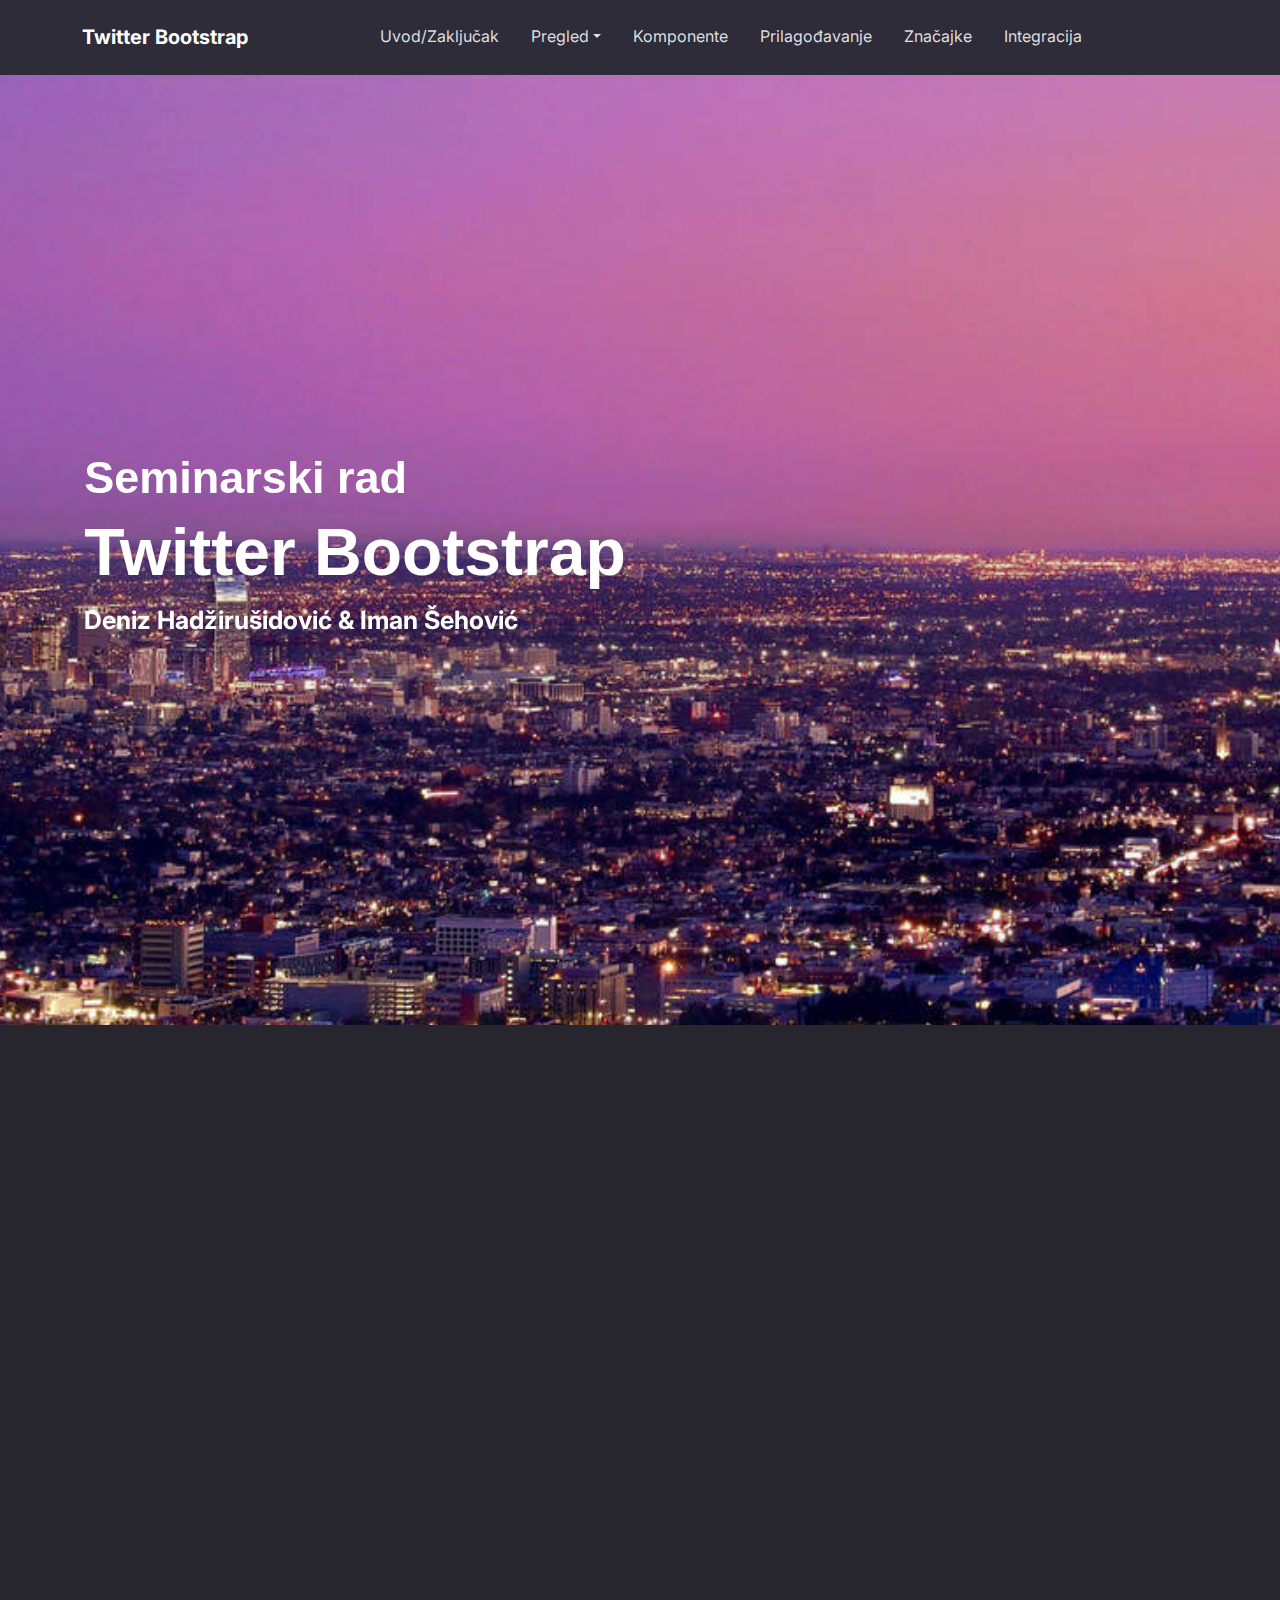
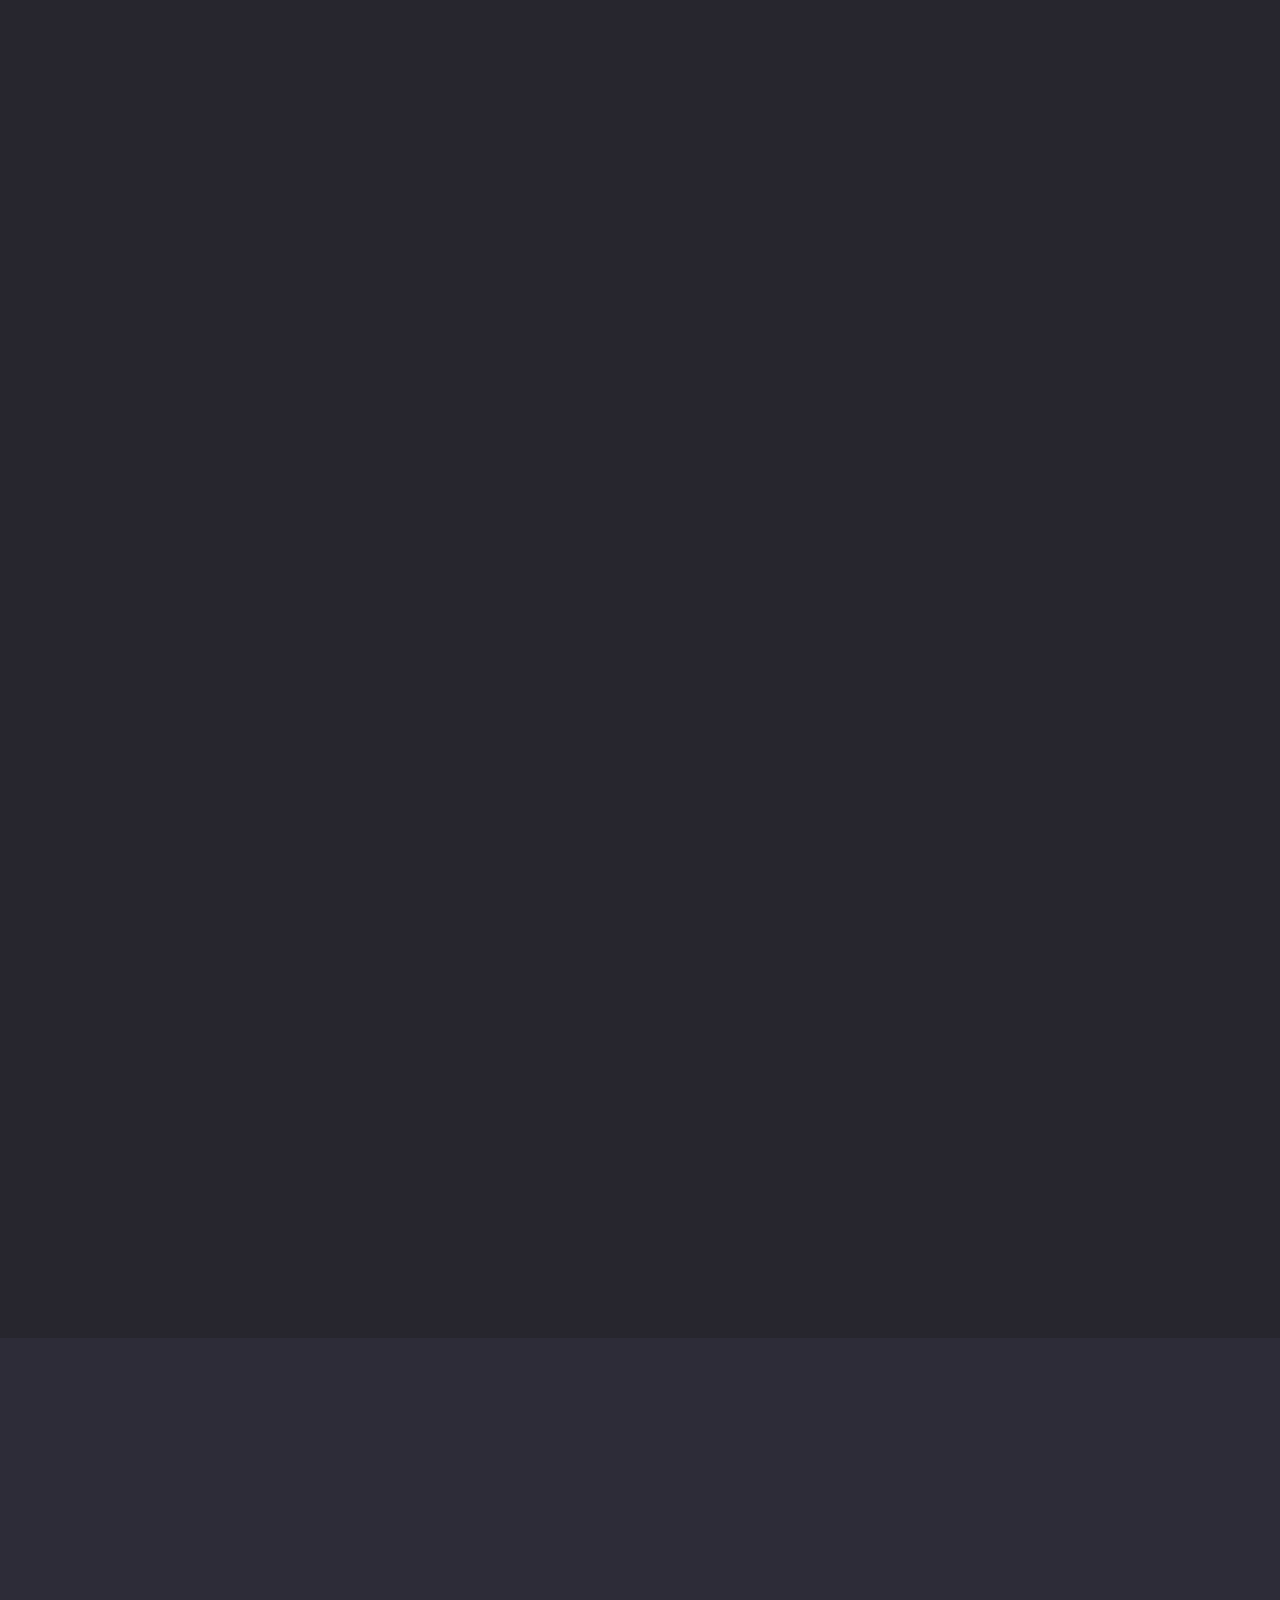
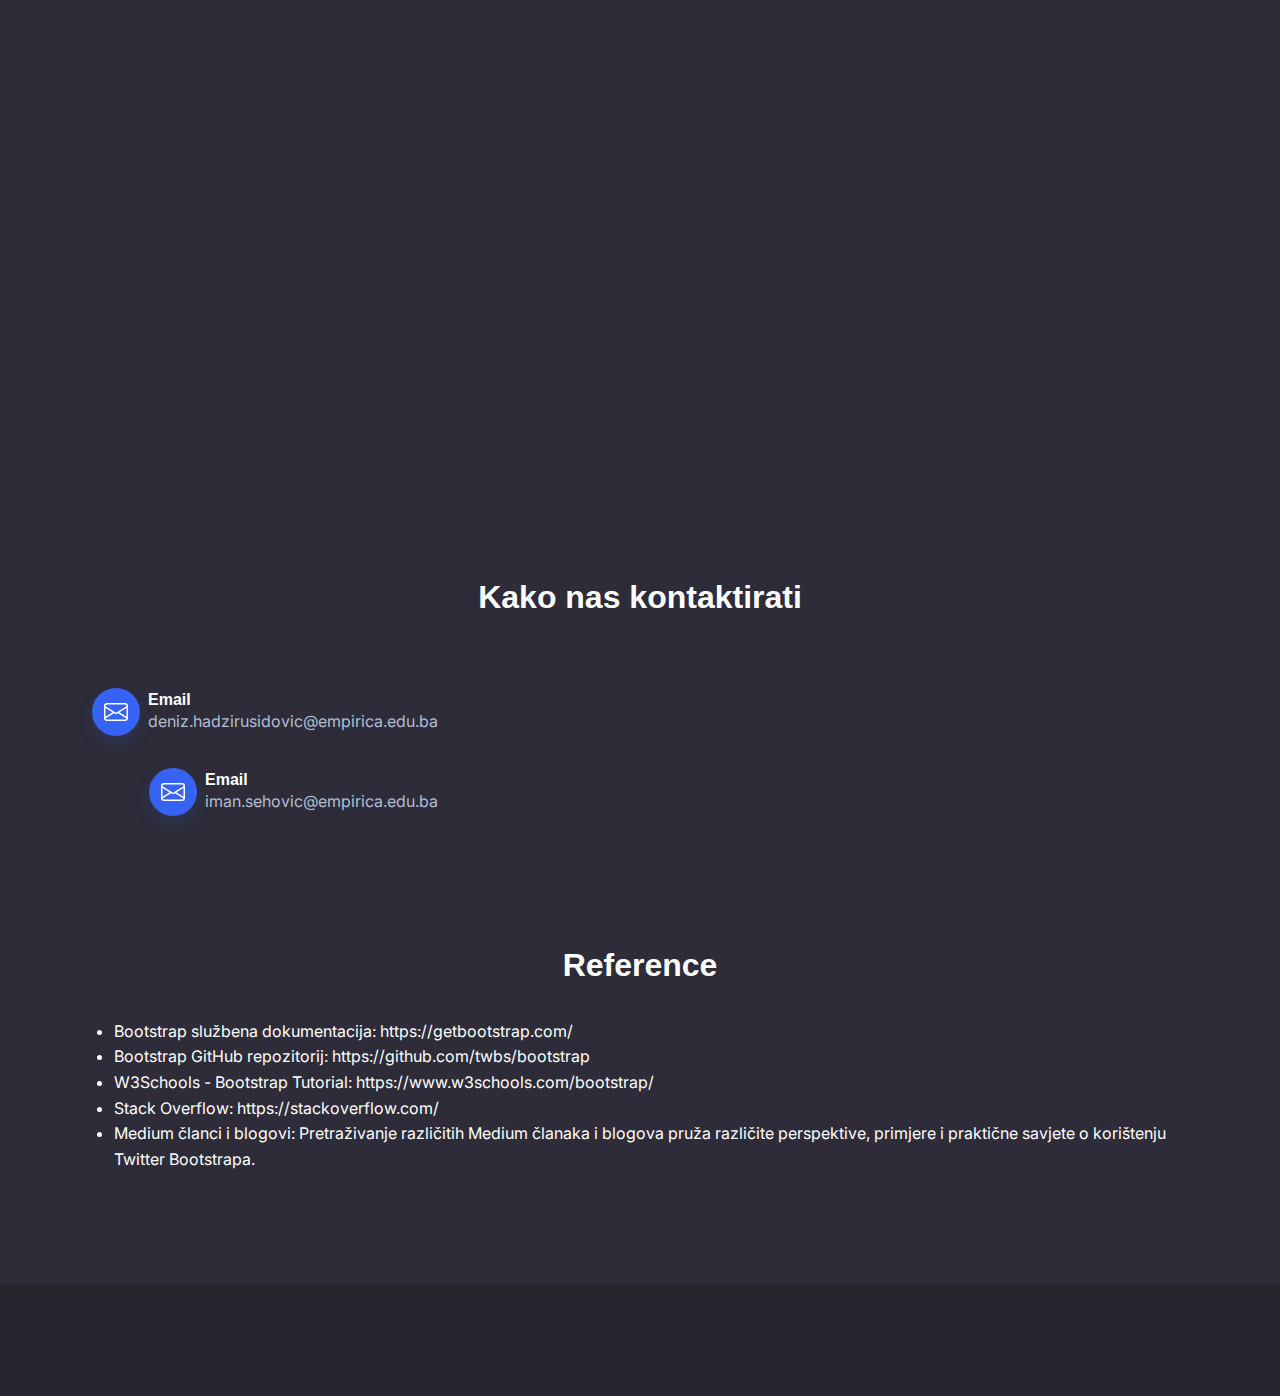
<file: index.html>
<!DOCTYPE html>
<html lang="en">

<head>
    <meta charset="utf-8">
    <meta name="viewport" content="width=device-width, initial-scale=1.0, shrink-to-fit=no">
    <title>Home</title>
    <link rel="stylesheet" href="assets/bootstrap/css/bootstrap.min.css">
    <link rel="stylesheet" href="https://fonts.googleapis.com/css?family=Inter:300italic,400italic,600italic,700italic,800italic,400,300,600,700,800&amp;display=swap">
    <link rel="stylesheet" href="assets/css/aos.min.css">
    <link rel="stylesheet" href="assets/css/animate.min.css">
    <link rel="stylesheet" href="assets/css/Menu-dropdown-xl.css">
    <link rel="stylesheet" href="assets/css/untitled.css">
</head>

<body>
    <nav class="navbar navbar-dark navbar-expand-md sticky-top py-3" id="mainNav">
        <div class="container"><a class="navbar-brand d-flex align-items-center" href="/"><span>Twitter Bootstrap</span></a>
            <div class="collapse navbar-collapse" id="navcol-1">
                <ul class="navbar-nav mx-auto">
                    <li class="nav-item"><a class="nav-link active" href="index.html"><span style="font-weight: normal !important;">Uvod/Zaključak</span></a></li>
                    <li class="nav-item dropdown"><a class="dropdown-toggle nav-link" aria-expanded="false" data-bs-toggle="dropdown" href="pregled.html">Pregled</a>
                        <div class="dropdown-menu">
                            <a class="dropdown-item" href="pregled.html">Opće</a>
                            <a class="dropdown-item" href="pregled.html#prednosti">Prednosti</a>
                            <a class="dropdown-item" href="pregled.html#verzije">Verzije</a>
                        </div>
                    </li>
                    <li class="nav-item"><a class="nav-link" href="komponente.html">Komponente</a></li>
                    <li class="nav-item"><a class="nav-link" href="prilagodjavanje.html">Prilagođavanje</a></li>
                    <li class="nav-item"><a class="nav-link" href="znacajke.html">Značajke</a></li>
                    <li class="nav-item"></li>
                    <li class="nav-item"><a class="nav-link" href="integracija.html">Integracija</a></li>
                </ul>
            </div>
        </div>
    </nav>
    <header class="bg-dark">

        <section>

            <div data-bss-parallax-bg="true" style="height: 950px;background: url(&quot;assets/img/purple-sky-in-los-angeles-4k-lzkn4ve3py2dc7s7.jpg&quot;) center / cover no-repeat;z-index: 1;padding-bottom: 0px;margin-bottom: 2px;">
                <div class="container h-100">
                    <div class="row h-100" style="font-size: 25px;">
                        <div class="col-md-6 text-center text-md-start d-flex d-sm-flex d-md-flex justify-content-center align-items-center justify-content-md-start align-items-md-center justify-content-xl-center">
                            <div>
                                <h1 class="fw-bold" data-aos="slide-right" data-aos-duration="2300" style="text-align: left;font-size: 45px;">Seminarski rad</h1>
                                <h1 class="fw-bold" data-aos="slide-right" data-aos-duration="2300" style="text-align: left;font-size: 66px;">Twitter Bootstrap</h1>
                                <p class="fw-bold text-success mb-2" data-aos="slide-right" data-aos-duration="2300" style="text-align: left;color: rgb(255,255,255);"><span style="color: rgb(255, 255, 255);">Deniz Hadžirušidović &amp; Iman Šehović</span></p>
                            </div>
                        </div>
                    </div>
                </div>
            </div>
        </section>

        <div class="container pt-4 pt-xl-5">
            <div class="row pt-5" style="margin-bottom: -162px;padding-bottom: 0px;">
                <div class="w-100"></div>
                <div class="col-xl-10 offset-xl-1">
                    <p data-aos="fade-up" data-aos-duration="3000" style="font-size: 20px;text-align: justify;">&nbsp; U današnjem digitalnom dobu, dizajniranje privlačnih i funkcionalnih web stranica postaje sve važnije. Kako bi se olakšao proces web dizajna i osigurala konzistentnost u izgledu i funkcionalnosti, razvijeni su razni front-end frameworkovi. Jedan od najpopularnijih i najšire prihvaćenih takvih alata je Twitter Bootstrap.</p>
                    <p data-aos="fade-up" data-aos-duration="3000" style="font-size: 20px;text-align: justify;">&nbsp; Twitter Bootstrap je popularan front-end framework koji pruža programerima i dizajnerima moćne alate za brzo i jednostavno web dizajniranje. U ovom seminarskom radu ćemo istražiti osnove Twitter Bootstrapa, njegove glavne značajke i kako ga koristiti za izgradnju modernih i responsivnih web stranica.</p>
                    <p data-aos="fade-up" data-aos-duration="3000" style="font-size: 20px;text-align: justify;">&nbsp; U ovom seminarskom radu istražit ćemo osnove Twitter Bootstrapa, njegove glavne komponente i kako ih koristiti u izgradnji modernih web stranica. Također ćemo se baviti responsivnim dizajnom i prilagođavanjem Bootstrapa prema vlastitim potrebama. Na kraju, pružit ćemo primjer upotrebe Bootstrapa za izradu web stranice kako bismo ilustrirali njegovu praktičnu primjenu. Kroz ovaj rad, nadamo se da će čitatelji steknuti temeljno razumijevanje Twitter Bootstrapa i biti sposobni iskoristiti njegove prednosti kako bi izgradili moderna, responsivna i atraktivna web sučelja.</p>
                </div>
                <div class="col-12 col-lg-10 col-xl-11 mx-auto" style="margin-bottom: 298px;padding-bottom: 0px;text-align: center;margin-top: 39px;">
                    <div class="text-center d-lg-flex justify-content-lg-center align-items-lg-center position-relative" style="display: flex;flex-wrap: wrap;justify-content: flex-end;margin-top: 44px;margin-bottom: -19px;"><img class="rounded-circle img-fluid" data-aos="zoom-in" data-aos-duration="2950" src="assets/img/clipboard-image.png" style="padding-bottom: 0px;margin-top: 24px;text-align: center;position: relative;display: block;margin-bottom: 8px;background-image: url(&quot;assets/img/clipboard-image.png&quot;);background-position: center;background-size: cover;"></div>
                </div>
            </div>
        </div>
    </header>
    <section style="background: rgb(39,38,46);">

        <div class="container bg-dark py-5">
            <div class="row">
                <div class="col-md-8 col-xl-6 text-center mx-auto">
                    <h3 class="fw-bold" data-aos="zoom-in" data-aos-duration="750">Saznaj više!</h3>
                </div>
            </div>
            <div class="py-5 p-lg-5" style="margin-top: -17px;">
                <div class="row row-cols-1 row-cols-md-2 mx-auto" style="max-width: 900px;">
                    <div class="col mb-5" data-aos="zoom-in" data-aos-duration="650">
                        <div class="card shadow-sm" data-aos="zoom-in" data-aos-duration="650">
                            <div class="card-body px-4 py-5 px-md-5">
                                <div class="bs-icon-lg d-flex justify-content-center align-items-center mb-3 bs-icon" style="top: 1rem;right: 1rem;position: absolute;"><svg xmlns="http://www.w3.org/2000/svg" width="1em" height="1em" fill="currentColor" viewBox="0 0 16 16" class="bi bi-bell text-success">
                                        <path d="M8 16a2 2 0 0 0 2-2H6a2 2 0 0 0 2 2zM8 1.918l-.797.161A4.002 4.002 0 0 0 4 6c0 .628-.134 2.197-.459 3.742-.16.767-.376 1.566-.663 2.258h10.244c-.287-.692-.502-1.49-.663-2.258C12.134 8.197 12 6.628 12 6a4.002 4.002 0 0 0-3.203-3.92L8 1.917zM14.22 12c.223.447.481.801.78 1H1c.299-.199.557-.553.78-1C2.68 10.2 3 6.88 3 6c0-2.42 1.72-4.44 4.005-4.901a1 1 0 1 1 1.99 0A5.002 5.002 0 0 1 13 6c0 .88.32 4.2 1.22 6z"></path>
                                    </svg></div>
                                <h5 class="fw-bold card-title">Značajke</h5>
                                <p class="text-muted card-text mb-4">Modali, Carousel, Scrollspy, Tooltip</p><a class="btn btn-primary shadow" href="znacajke.html" role="button">Opširnije</a>
                            </div>
                        </div>
                    </div>
                    <div class="col mb-5" data-aos="zoom-in" data-aos-duration="650">
                        <div class="card shadow-sm">
                            <div class="card-body px-4 py-5 px-md-5" style="margin-bottom: -26px;">
                                <div class="bs-icon-lg d-flex justify-content-center align-items-center mb-3 bs-icon" style="top: 1rem;right: 1rem;position: absolute;"><svg xmlns="http://www.w3.org/2000/svg" width="1em" height="1em" fill="currentColor" viewBox="0 0 16 16" class="bi bi-bezier text-success">
                                        <path fill-rule="evenodd" d="M0 10.5A1.5 1.5 0 0 1 1.5 9h1A1.5 1.5 0 0 1 4 10.5v1A1.5 1.5 0 0 1 2.5 13h-1A1.5 1.5 0 0 1 0 11.5v-1zm1.5-.5a.5.5 0 0 0-.5.5v1a.5.5 0 0 0 .5.5h1a.5.5 0 0 0 .5-.5v-1a.5.5 0 0 0-.5-.5h-1zm10.5.5A1.5 1.5 0 0 1 13.5 9h1a1.5 1.5 0 0 1 1.5 1.5v1a1.5 1.5 0 0 1-1.5 1.5h-1a1.5 1.5 0 0 1-1.5-1.5v-1zm1.5-.5a.5.5 0 0 0-.5.5v1a.5.5 0 0 0 .5.5h1a.5.5 0 0 0 .5-.5v-1a.5.5 0 0 0-.5-.5h-1zM6 4.5A1.5 1.5 0 0 1 7.5 3h1A1.5 1.5 0 0 1 10 4.5v1A1.5 1.5 0 0 1 8.5 7h-1A1.5 1.5 0 0 1 6 5.5v-1zM7.5 4a.5.5 0 0 0-.5.5v1a.5.5 0 0 0 .5.5h1a.5.5 0 0 0 .5-.5v-1a.5.5 0 0 0-.5-.5h-1z"></path>
                                        <path d="M6 4.5H1.866a1 1 0 1 0 0 1h2.668A6.517 6.517 0 0 0 1.814 9H2.5c.123 0 .244.015.358.043a5.517 5.517 0 0 1 3.185-3.185A1.503 1.503 0 0 1 6 5.5v-1zm3.957 1.358A1.5 1.5 0 0 0 10 5.5v-1h4.134a1 1 0 1 1 0 1h-2.668a6.517 6.517 0 0 1 2.72 3.5H13.5c-.123 0-.243.015-.358.043a5.517 5.517 0 0 0-3.185-3.185z"></path>
                                    </svg></div>
                                <h5 class="fw-bold card-title">Komponente</h5>
                                <p class="text-muted card-text mb-4">Grid sustav, Tipografija, Boje i pozadine, Ikone, Buttoni ...</p><a class="btn btn-primary shadow" href="komponente.html" role="button">Opširnije</a>
                            </div>
                        </div>
                    </div>
                    <div class="col mb-4" data-aos="zoom-in" data-aos-duration="650">
                        <div class="card shadow-sm">
                            <div class="card-body px-4 py-5 px-md-5" style="margin-bottom: -27px;">
                                <div class="bs-icon-lg d-flex justify-content-center align-items-center mb-3 bs-icon" style="top: 1rem;right: 1rem;position: absolute;"><svg xmlns="http://www.w3.org/2000/svg" width="1em" height="1em" fill="currentColor" viewBox="0 0 16 16" class="bi bi-pin-angle text-success">
                                        <path d="M9.828.722a.5.5 0 0 1 .354.146l4.95 4.95a.5.5 0 0 1 0 .707c-.48.48-1.072.588-1.503.588-.177 0-.335-.018-.46-.039l-3.134 3.134a5.927 5.927 0 0 1 .16 1.013c.046.702-.032 1.687-.72 2.375a.5.5 0 0 1-.707 0l-2.829-2.828-3.182 3.182c-.195.195-1.219.902-1.414.707-.195-.195.512-1.22.707-1.414l3.182-3.182-2.828-2.829a.5.5 0 0 1 0-.707c.688-.688 1.673-.767 2.375-.72a5.922 5.922 0 0 1 1.013.16l3.134-3.133a2.772 2.772 0 0 1-.04-.461c0-.43.108-1.022.589-1.503a.5.5 0 0 1 .353-.146zm.122 2.112v-.002.002zm0-.002v.002a.5.5 0 0 1-.122.51L6.293 6.878a.5.5 0 0 1-.511.12H5.78l-.014-.004a4.507 4.507 0 0 0-.288-.076 4.922 4.922 0 0 0-.765-.116c-.422-.028-.836.008-1.175.15l5.51 5.509c.141-.34.177-.753.149-1.175a4.924 4.924 0 0 0-.192-1.054l-.004-.013v-.001a.5.5 0 0 1 .12-.512l3.536-3.535a.5.5 0 0 1 .532-.115l.096.022c.087.017.208.034.344.034.114 0 .23-.011.343-.04L9.927 2.028c-.029.113-.04.23-.04.343a1.779 1.779 0 0 0 .062.46z"></path>
                                    </svg></div>
                                <h5 class="fw-bold card-title">Prilagođavanje</h5>
                                <p class="text-muted card-text mb-4">Mobilno prilagodjavanje, Tablet uredjaji, Razliciti zasloni</p><a class="btn btn-primary shadow" href="znacajke.html" role="button">Opširnije</a>
                            </div>
                        </div>
                    </div>
                    <div class="col mb-4" data-aos="zoom-in" data-aos-duration="650">
                        <div class="card shadow-sm">
                            <div class="card-body px-4 py-5 px-md-5" style="margin-bottom: 0px;">
                                <div class="bs-icon-lg d-flex justify-content-center align-items-center mb-3 bs-icon" style="top: 1rem;right: 1rem;position: absolute;"><svg xmlns="http://www.w3.org/2000/svg" width="1em" height="1em" fill="currentColor" viewBox="0 0 16 16" class="bi bi-chat-quote text-success">
                                        <path d="M2.678 11.894a1 1 0 0 1 .287.801 10.97 10.97 0 0 1-.398 2c1.395-.323 2.247-.697 2.634-.893a1 1 0 0 1 .71-.074A8.06 8.06 0 0 0 8 14c3.996 0 7-2.807 7-6 0-3.192-3.004-6-7-6S1 4.808 1 8c0 1.468.617 2.83 1.678 3.894zm-.493 3.905a21.682 21.682 0 0 1-.713.129c-.2.032-.352-.176-.273-.362a9.68 9.68 0 0 0 .244-.637l.003-.01c.248-.72.45-1.548.524-2.319C.743 11.37 0 9.76 0 8c0-3.866 3.582-7 8-7s8 3.134 8 7-3.582 7-8 7a9.06 9.06 0 0 1-2.347-.306c-.52.263-1.639.742-3.468 1.105z"></path>
                                        <path d="M7.066 6.76A1.665 1.665 0 0 0 4 7.668a1.667 1.667 0 0 0 2.561 1.406c-.131.389-.375.804-.777 1.22a.417.417 0 0 0 .6.58c1.486-1.54 1.293-3.214.682-4.112zm4 0A1.665 1.665 0 0 0 8 7.668a1.667 1.667 0 0 0 2.561 1.406c-.131.389-.375.804-.777 1.22a.417.417 0 0 0 .6.58c1.486-1.54 1.293-3.214.682-4.112z"></path>
                                    </svg></div>
                                <h5 class="fw-bold card-title">Integracija</h5>
                                <p class="text-muted card-text mb-4">jQuery, Sass/Less, Grunt/Gulp</p><a class="btn btn-primary shadow" href="integracija.html" role="button">Opširnije</a>
                            </div>
                        </div>
                    </div>
                </div>
            </div>
        </div>
    </section>
    <div class="container">
        <div class="row">
            <div class="col-md-12" style="margin-top: 27px;">
                <div></div>
            </div>
        </div>
        <div class="row">
            <div class="col-md-6"><img data-aos="fade-right" data-aos-duration="2500" class="img-fluid rounded mx-auto d-block" src="assets/img/clipboard-image-2.png" width="330" height="500" style="padding-left: 0px;margin-left: 25px;margin-bottom: 11px;margin-top: 104px;padding-right: 0px;margin-right: 39px;"></div>
            <div class="col" style="margin-top: 62px;margin-left: -50px;">
                <p class="fw-bold text-success mb-2" data-aos="fade-left" data-aos-duration="2500" style="text-align: justify;color: rgb(255,255,255);font-size: 20px;"><span style="font-weight: normal !important; color: rgb(255, 255, 255);">&nbsp; &nbsp;U ovom seminarskom radu istražili smo Twitter Bootstrap, popularan front-end framework koji pruža programerima i dizajnerima moćne alate za brzo i jednostavno web dizajniranje. Kroz pregled osnovnih komponenti, uključujući grid sustav, tipografiju, boje, ikone, forme i navigaciju, stekli smo uvid u bogatstvo mogućnosti koje Bootstrap pruža.</span><br><span style="font-weight: normal !important; color: rgb(255, 255, 255);">&nbsp; &nbsp;Također smo istražili neke od naprednih značajki Bootstrapa, kao što su modali, carousel, tooltips i drugi, koji pružaju interaktivnost i poboljšavaju korisničko iskustvo. Bootstrap također omogućava prilagođavanje teme i integraciju s drugim alatima kao što su jQuery, Sass ili Less, što olakšava prilagođavanje frameworka prema specifičnim potrebama projekta.</span></p>
            </div>
            <div class="col-md-6 col-lg-12">
                <div>
                    <p class="fw-bold text-success mb-2" data-aos="fade-left" data-aos-duration="2500" style="text-align: justify;color: rgb(255,255,255);font-size: 20px;margin-top: 8px;"><span style="font-weight: normal !important; color: rgb(255, 255, 255);">U cjelini, Twitter Bootstrap je moćan alat koji olakšava proces web dizajniranja. Njegova popularnost i široka primjena u industriji potvrđuju njegovu vrijednost. Učenje i usvajanje Bootstrapa kao dio alata i vještina web dizajna pruža prednost za izgradnju modernih i responsivnih web stranica.</span></p>
                    <p class="fw-bold text-success mb-2" data-aos="fade-left" data-aos-duration="2500" style="text-align: justify;color: rgb(255,255,255);font-size: 20px;"><span style="font-weight: normal !important; color: rgb(255, 255, 255);">&nbsp; &nbsp;Iako Bootstrap donosi mnoge prednosti, važno je također imati na umu da nije uvijek prikladan za svaki projekt. U složenijim ili visoko prilagođenim projektima može biti potrebno dodatno prilagođavanje ili korištenje drugih alata. Međutim, za većinu situacija, Bootstrap je izvrstan izbor koji omogućava brzo i efikasno razvijanje visokokvalitetnih web stranica.</span></p>
                </div>
            </div>
        </div>
    </div>
    <section></section>
    <section class="py-5" style="margin-top: 31px;padding-top: 48px;">
        <div class="container">
            <div class="row mb-5">
                <div class="col-md-8 col-xl-6 text-center mx-auto">
                    <h2 class="fw-bold">Kako nas kontaktirati</h2>
                </div>
            </div>
            <div class="row d-flex justify-content-center">
                <div class="col-md-4 col-xl-4 d-flex justify-content-center justify-content-xl-start">
                    <div class="d-flex flex-wrap flex-md-column justify-content-md-start align-items-md-start h-100">
                        <div class="d-flex align-items-center p-3" data-aos="slide-right" data-aos-duration="3000">
                            <div class="bs-icon-md bs-icon-circle bs-icon-primary shadow d-flex flex-shrink-0 justify-content-center align-items-center d-inline-block bs-icon bs-icon-md"><svg xmlns="http://www.w3.org/2000/svg" width="1em" height="1em" fill="currentColor" viewBox="0 0 16 16" class="bi bi-envelope">
                                    <path fill-rule="evenodd" d="M0 4a2 2 0 0 1 2-2h12a2 2 0 0 1 2 2v8a2 2 0 0 1-2 2H2a2 2 0 0 1-2-2V4Zm2-1a1 1 0 0 0-1 1v.217l7 4.2 7-4.2V4a1 1 0 0 0-1-1H2Zm13 2.383-4.708 2.825L15 11.105V5.383Zm-.034 6.876-5.64-3.471L8 9.583l-1.326-.795-5.64 3.47A1 1 0 0 0 2 13h12a1 1 0 0 0 .966-.741ZM1 11.105l4.708-2.897L1 5.383v5.722Z"></path>
                                </svg></div>
                            <div class="px-2">
                                <h6 class="fw-bold mb-0">Email</h6>
                                <p class="text-muted mb-0">deniz.hadzirusidovic@empirica.edu.ba</p>
                            </div>
                        </div>
                        <div class="d-flex align-items-center p-3" data-aos="slide-right" data-aos-duration="3000">
                            <div class="bs-icon-md bs-icon-circle bs-icon-primary shadow d-flex flex-shrink-0 justify-content-center align-items-center d-inline-block bs-icon bs-icon-md"><svg xmlns="http://www.w3.org/2000/svg" width="1em" height="1em" fill="currentColor" viewBox="0 0 16 16" class="bi bi-envelope">
                                    <path fill-rule="evenodd" d="M0 4a2 2 0 0 1 2-2h12a2 2 0 0 1 2 2v8a2 2 0 0 1-2 2H2a2 2 0 0 1-2-2V4Zm2-1a1 1 0 0 0-1 1v.217l7 4.2 7-4.2V4a1 1 0 0 0-1-1H2Zm13 2.383-4.708 2.825L15 11.105V5.383Zm-.034 6.876-5.64-3.471L8 9.583l-1.326-.795-5.64 3.47A1 1 0 0 0 2 13h12a1 1 0 0 0 .966-.741ZM1 11.105l4.708-2.897L1 5.383v5.722Z"></path>
                                </svg></div>
                            <div class="px-2">
                                <h6 class="fw-bold mb-0">Email</h6>
                                <p class="text-muted mb-0">iman.sehovic@empirica.edu.ba</p>
                            </div>
                        </div>
                    </div>
                </div>
            </div>
        </div>
        <section class="py-5">
            <div class="container">
                <div class="row mb-5">
                    <div class="col-md-8 col-xl-6 text-center mx-auto" style="margin-top: 66px;margin-bottom: 6px;">
                        <h2 class="fw-bold">Reference</h2>
                    </div>
                </div>
                <ul style="padding-top: 0px;margin-top: -28px;">
                    <li data-bss-hover-animate="flash">Bootstrap službena dokumentacija: https://getbootstrap.com/</li>
                    <li data-bss-hover-animate="flash">Bootstrap GitHub repozitorij: https://github.com/twbs/bootstrap</li>
                    <li data-bss-hover-animate="flash">W3Schools - Bootstrap Tutorial: https://www.w3schools.com/bootstrap/</li>
                    <li data-bss-hover-animate="flash">Stack Overflow: https://stackoverflow.com/</li>
                    <li data-bss-hover-animate="flash">Medium članci i blogovi: Pretraživanje različitih Medium članaka i blogova pruža različite perspektive, primjere i praktične savjete o korištenju Twitter Bootstrapa.</li>
                </ul>
                <div class="row d-flex justify-content-center">
                    <div class="col-md-4 col-xl-4 d-flex justify-content-center justify-content-xl-start">
                        <div class="d-flex flex-wrap flex-md-column justify-content-md-start align-items-md-start h-100"></div>
                    </div>
                </div>
            </div>
        </section>
    </section>

    <footer class="bg-dark">
        <div class="container py-4 py-lg-5">
            <div class="text-muted d-flex justify-content-between align-items-center pt-3"></div>
        </div>
    </footer>
    <script src="assets/bootstrap/js/bootstrap.min.js"></script>
    <script src="assets/js/aos.min.js"></script>
    <script src="assets/js/bs-init.js"></script>
    <script src="assets/js/bold-and-dark.js"></script>
</body>

</html>
</file>
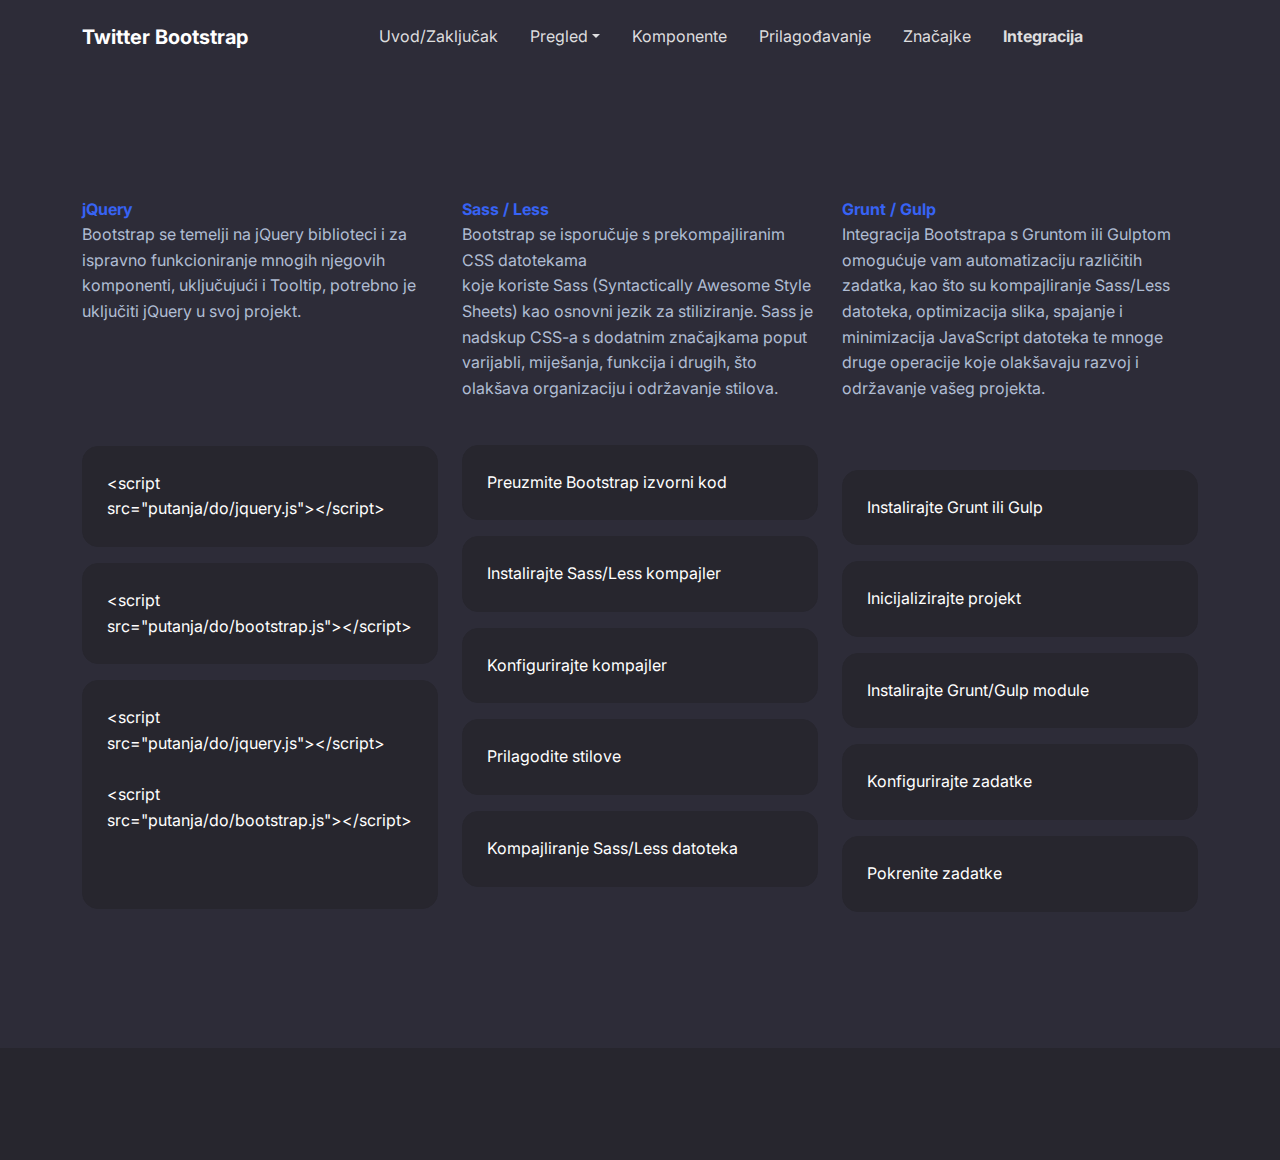
<file: integracija.html>
<!DOCTYPE html>
<html lang="en">

<head>
    <meta charset="utf-8">
    <meta name="viewport" content="width=device-width, initial-scale=1.0, shrink-to-fit=no">
    <title>Integracija</title>
    <link rel="stylesheet" href="assets/bootstrap/css/bootstrap.min.css">
    <link rel="stylesheet" href="https://fonts.googleapis.com/css?family=Inter:300italic,400italic,600italic,700italic,800italic,400,300,600,700,800&amp;display=swap">
    <link rel="stylesheet" href="assets/css/aos.min.css">
    <link rel="stylesheet" href="assets/css/Features-Large-Icons-icons.css">
    <link rel="stylesheet" href="assets/css/Menu-dropdown-xl.css">
    <link rel="stylesheet" href="assets/css/untitled.css">
</head>

<body>
    <nav class="navbar navbar-dark navbar-expand-md sticky-top py-3" id="mainNav">
        <div class="container"><a class="navbar-brand d-flex align-items-center" href="/"><span>Twitter Bootstrap</span></a>
            <div class="collapse navbar-collapse" id="navcol-1">
                <ul class="navbar-nav mx-auto">
                  
                    <li class="nav-item"><a class="nav-link" href="index.html"><span style="font-weight: normal !important;">Uvod/Zaključak</span></a></li>
                    <li class="nav-item dropdown"><a class="dropdown-toggle nav-link" aria-expanded="false" data-bs-toggle="dropdown" href="pregled.html">Pregled</a>
                        <div class="dropdown-menu">
                            <a class="dropdown-item" href="pregled.html">Opće</a>
                            <a class="dropdown-item" href="pregled.html#prednosti">Prednosti</a>
                            <a class="dropdown-item" href="pregled.html#verzije">Verzije</a>
                        </div>
                    </li>
                    <li class="nav-item"><a class="nav-link" href="komponente.html">Komponente</a></li>
                    <li class="nav-item"><a class="nav-link" href="prilagodjavanje.html">Prilagođavanje</a></li>
                    <li class="nav-item"><a class="nav-link" href="znacajke.html">Značajke</a></li>
                    <li class="nav-item"></li>
                    <li class="nav-item"><a class="nav-link active" href="integracija.html">Integracija</a></li>
                </ul>
            </div>
        </div>
    </nav>
    <section class="py-5">
        <div class="container py-5">
            <div class="row row-cols-1 row-cols-sm-2 row-cols-lg-3 d-sm-flex justify-content-sm-center">
                <div class="col mb-4" data-aos="zoom-in" data-aos-duration="2000" data-aos-delay="800" style="margin-top: 26px;">
                    <div class="d-flex flex-column align-items-center align-items-sm-start">
                        <div class="d-flex">
                            <div>
                                <p class="fw-bold text-primary mb-0" style="color: var(--bs-white);">jQuery</p>
                                <p class="text-muted mb-0">Bootstrap se temelji na jQuery biblioteci i za ispravno funkcioniranje mnogih njegovih komponenti, uključujući i Tooltip, potrebno je<br> uključiti jQuery u svoj projekt.<br><br><br></p>
                            </div>
                        </div>
                    </div>
                    <p class="bg-dark border rounded border-dark p-4" style="margin-top: 70px;">&lt;script<br> src="putanja/do/jquery.js"&gt;&lt;/script&gt;</p>
                    <p class="bg-dark border rounded border-dark p-4">&lt;script<br> src="putanja/do/bootstrap.js"&gt;&lt;/script&gt;</p>
                    <p class="bg-dark border rounded border-dark p-4">&lt;script<br> src="putanja/do/jquery.js"&gt;&lt;/script&gt;<br><br>&lt;script<br> src="putanja/do/bootstrap.js"&gt;&lt;/script&gt;<br><br><br></p>
                </div>
                <div class="col mb-4" data-aos="zoom-in" data-aos-duration="2000" style="margin-top: 26px;">
                    <div class="d-flex flex-column align-items-center align-items-sm-start">
                        <div class="d-flex">
                            <div>
                                <p class="fw-bold text-primary mb-0">Sass / Less</p>
                                <p class="text-muted mb-0">Bootstrap se isporučuje s prekompajliranim CSS datotekama<br> koje koriste Sass (Syntactically Awesome Style Sheets) kao osnovni jezik za stiliziranje. Sass je nadskup CSS-a s dodatnim značajkama poput varijabli, miješanja, funkcija i drugih, što olakšava organizaciju i održavanje stilova.<br><br><br></p>
                                <p class="bg-dark border rounded border-dark p-4" style="padding-top: 24px;margin-top: -8px;">Preuzmite Bootstrap izvorni kod</p>
                                <p class="bg-dark border rounded border-dark p-4">Instalirajte Sass/Less kompajler</p>
                                <p class="bg-dark border rounded border-dark p-4">Konfigurirajte kompajler</p>
                                <p class="bg-dark border rounded border-dark p-4">Prilagodite stilove</p>
                                <p class="bg-dark border rounded border-dark p-4">Kompajliranje Sass/Less datoteka</p>
                            </div>
                        </div>
                    </div>
                </div>
                <div class="col mb-4" data-aos="zoom-in" data-aos-duration="2000" data-aos-delay="800" style="margin-top: 26px;">
                    <div class="d-flex flex-column align-items-center align-items-sm-start">
                        <div class="d-flex">
                            <div>
                                <p class="fw-bold text-primary mb-0">Grunt / Gulp</p>
                                <p class="text-muted mb-0">Integracija Bootstrapa s Gruntom ili Gulptom omogućuje vam automatizaciju različitih zadatka, kao što su kompajliranje Sass/Less datoteka, optimizacija slika, spajanje i minimizacija JavaScript datoteka te mnoge druge operacije koje olakšavaju razvoj i održavanje vašeg projekta.<br><br><br></p>
                            </div>
                        </div>
                    </div>
                    <p class="bg-dark border rounded border-dark p-4" style="margin-top: 17px;">Instalirajte Grunt ili Gulp</p>
                    <p class="bg-dark border rounded border-dark p-4">Inicijalizirajte projekt</p>
                    <p class="bg-dark border rounded border-dark p-4">Instalirajte Grunt/Gulp module</p>
                    <p class="bg-dark border rounded border-dark p-4">Konfigurirajte zadatke</p>
                    <p class="bg-dark border rounded border-dark p-4">Pokrenite zadatke</p>
                </div>
            </div>
        </div>
    </section>
    <footer class="bg-dark">
        <div class="container py-4 py-lg-5" style="margin-right: 66px;margin-left: 39px;padding-left: 0px;">
            <div class="text-muted d-flex justify-content-between align-items-center pt-3"></div>
        </div>
    </footer>
    <script src="assets/bootstrap/js/bootstrap.min.js"></script>
    <script src="assets/js/aos.min.js"></script>
    <script src="assets/js/bs-init.js"></script>
    <script src="assets/js/bold-and-dark.js"></script>
</body>

</html>
</file>
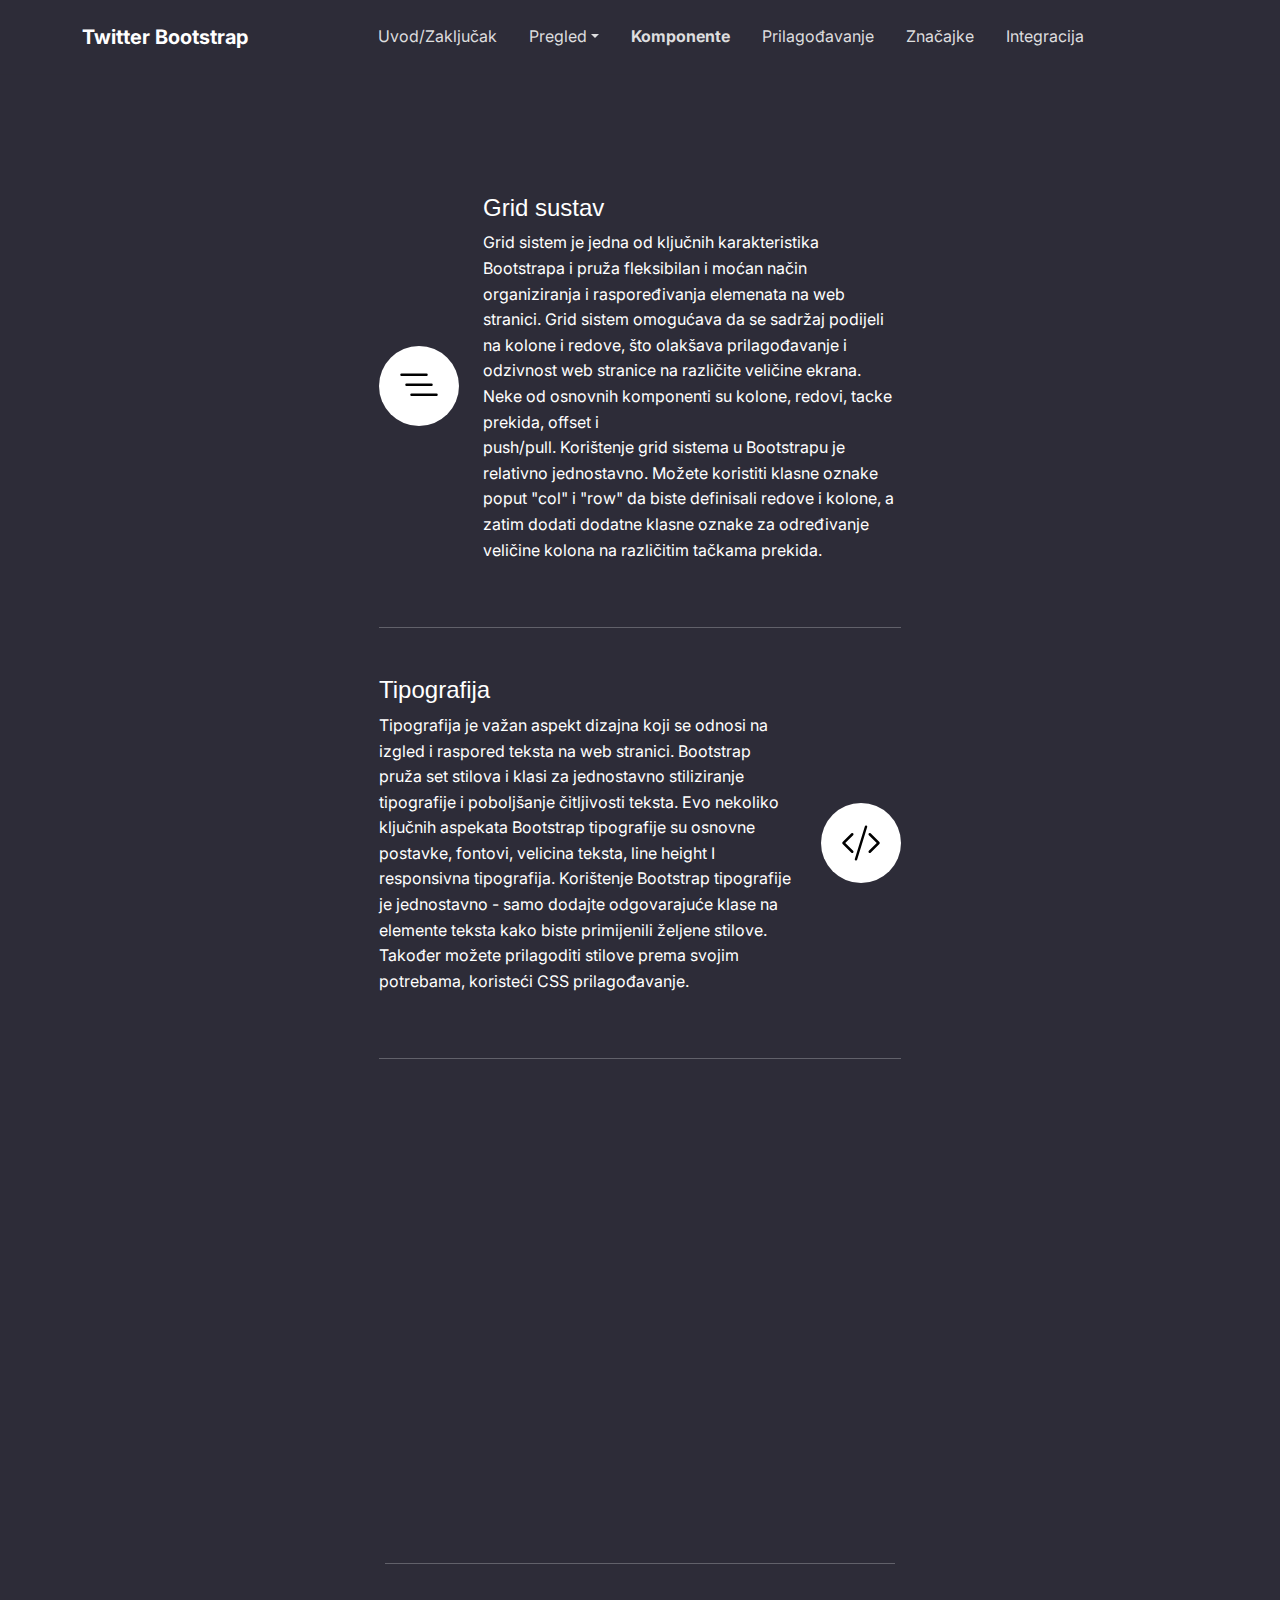
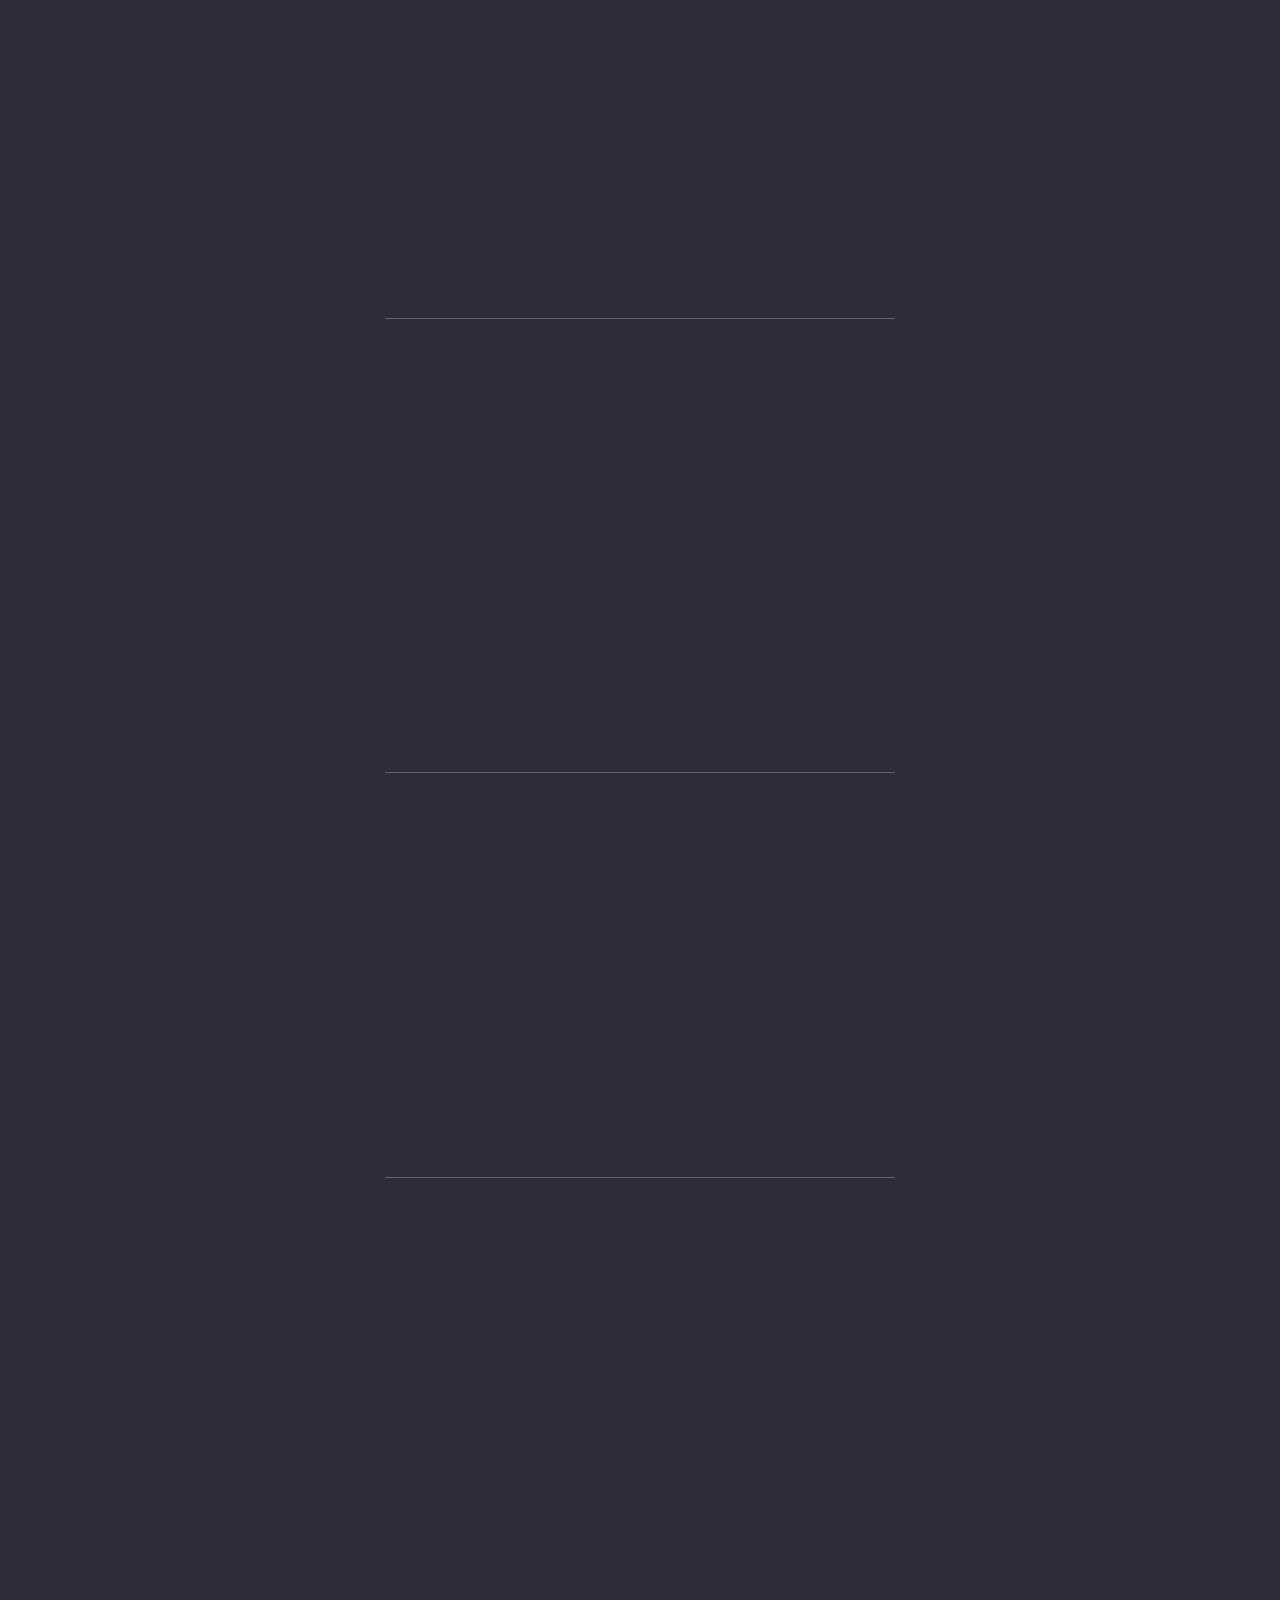
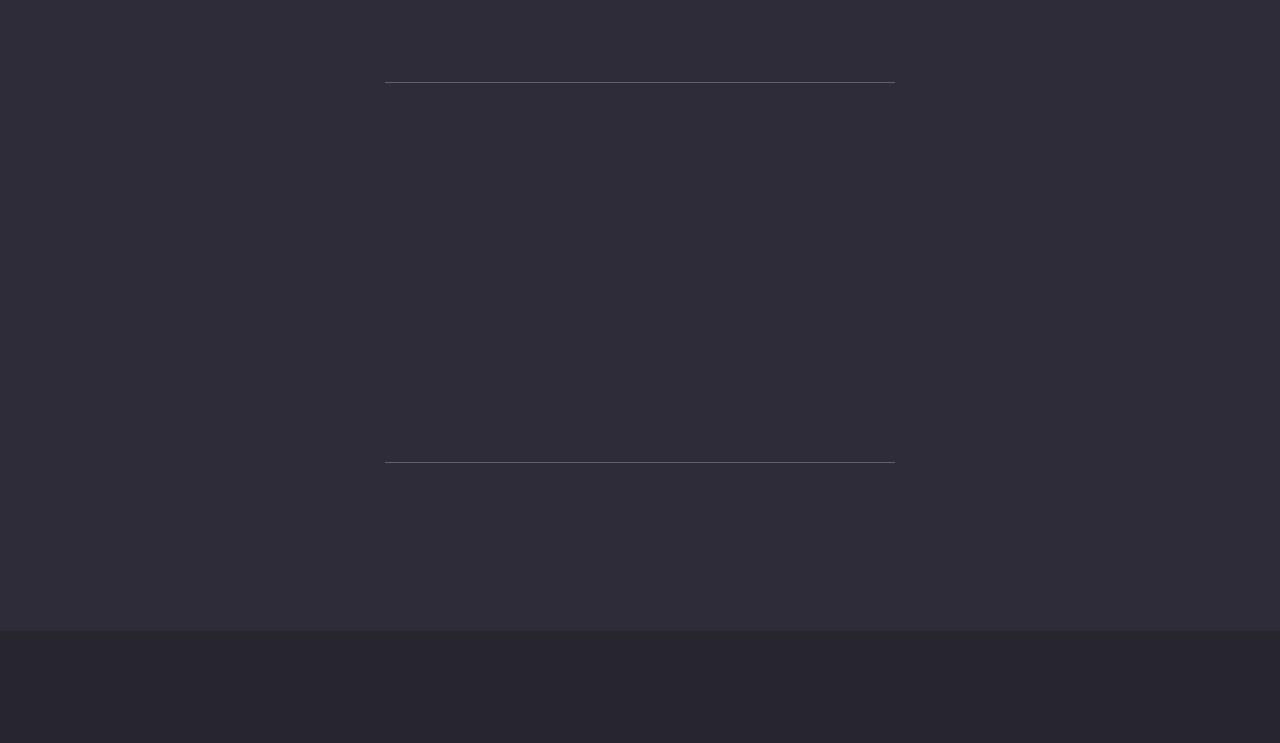
<file: komponente.html>
<!DOCTYPE html>
<html lang="en">

<head>
    <meta charset="utf-8">
    <meta name="viewport" content="width=device-width, initial-scale=1.0, shrink-to-fit=no">
    <title>Komponente</title>
    <link rel="stylesheet" href="assets/bootstrap/css/bootstrap.min.css">
    <link rel="stylesheet" href="https://fonts.googleapis.com/css?family=Inter:300italic,400italic,600italic,700italic,800italic,400,300,600,700,800&amp;display=swap">
    <link rel="stylesheet" href="assets/css/aos.min.css">
    <link rel="stylesheet" href="assets/css/Features-Large-Icons-icons.css">
    <link rel="stylesheet" href="assets/css/Menu-dropdown-xl.css">
    <link rel="stylesheet" href="assets/css/untitled.css">
</head>

<body>
    <nav class="navbar navbar-dark navbar-expand-md sticky-top py-3" id="mainNav">
        <div class="container"><a class="navbar-brand d-flex align-items-center" href="/"><span>Twitter Bootstrap</span></a>
            <div class="collapse navbar-collapse" id="navcol-1">
                <ul class="navbar-nav mx-auto">
                   
                    <li class="nav-item"><a class="nav-link" href="index.html"><span style="font-weight: normal !important;">Uvod/Zaključak</span></a></li>
                    <li class="nav-item dropdown"><a class="dropdown-toggle nav-link" aria-expanded="false" data-bs-toggle="dropdown" href="pregled.html">Pregled</a>
                        <div class="dropdown-menu">
                            <a class="dropdown-item" href="pregled.html">Opće</a>
                            <a class="dropdown-item" href="pregled.html#prednosti">Prednosti</a>
                            <a class="dropdown-item" href="pregled.html#verzije">Verzije</a>
                        </div>
                    </li>
                    <li class="nav-item"><a class="nav-link active" href="komponente.html">Komponente</a></li>
                    <li class="nav-item"><a class="nav-link" href="prilagodjavanje.html">Prilagođavanje</a></li>
                    <li class="nav-item"><a class="nav-link" href="znacajke.html">Značajke</a></li>
                    <li class="nav-item"></li>
                    <li class="nav-item"><a class="nav-link" href="integracija.html">Integracija</a></li>
                </ul>
            </div>
        </div>
    </nav>
    <section class="py-5">
        <div class="container py-4 py-xl-5" style="margin-top: -1px;">
            <div class="row">
                <div class="col-md-8 col-xl-6 mx-auto p-4">
                    <div class="d-flex align-items-center align-items-md-start align-items-xl-center" data-aos="fade-right" data-aos-duration="2550">
                        <div class="bs-icon-xl bs-icon-circle bs-icon-primary d-flex flex-shrink-0 justify-content-center align-items-center me-4 d-inline-block bs-icon" style="background: rgb(255,255,255);"><svg xmlns="http://www.w3.org/2000/svg" width="1em" height="1em" fill="currentColor" viewBox="0 0 16 16" class="bi bi-list-nested" style="color: rgb(0,0,0);">
                                <path fill-rule="evenodd" d="M4.5 11.5A.5.5 0 0 1 5 11h10a.5.5 0 0 1 0 1H5a.5.5 0 0 1-.5-.5zm-2-4A.5.5 0 0 1 3 7h10a.5.5 0 0 1 0 1H3a.5.5 0 0 1-.5-.5zm-2-4A.5.5 0 0 1 1 3h10a.5.5 0 0 1 0 1H1a.5.5 0 0 1-.5-.5z"></path>
                            </svg></div>
                        <div>
                            <h4>Grid sustav</h4>
                            <p>Grid sistem je jedna od ključnih karakteristika Bootstrapa i pruža fleksibilan i moćan način organiziranja i raspoređivanja elemenata na web stranici. Grid sistem omogućava da se sadržaj podijeli na kolone i redove, što olakšava prilagođavanje i odzivnost web stranice na različite veličine ekrana. Neke od osnovnih komponenti su kolone, redovi, tacke prekida, offset i<br>push/pull. Korištenje grid sistema u Bootstrapu je relativno jednostavno. Možete koristiti klasne oznake poput "col" i "row" da biste definisali redove i kolone, a zatim dodati dodatne klasne oznake za određivanje veličine kolona na različitim tačkama prekida.</p>
                        </div>
                    </div>
                    <hr class="my-5">
                    <div class="d-flex align-items-center align-items-md-start align-items-xl-center" data-aos="fade-left" data-aos-duration="2550">
                        <div class="bs-icon-xl bs-icon-circle bs-icon-primary d-flex flex-shrink-0 justify-content-center align-items-center order-last ms-4 d-inline-block bs-icon" style="background: rgb(255,255,255);"><svg xmlns="http://www.w3.org/2000/svg" width="1em" height="1em" fill="currentColor" viewBox="0 0 16 16" class="bi bi-code-slash" style="color: rgb(0,0,0);">
                                <path d="M10.478 1.647a.5.5 0 1 0-.956-.294l-4 13a.5.5 0 0 0 .956.294l4-13zM4.854 4.146a.5.5 0 0 1 0 .708L1.707 8l3.147 3.146a.5.5 0 0 1-.708.708l-3.5-3.5a.5.5 0 0 1 0-.708l3.5-3.5a.5.5 0 0 1 .708 0zm6.292 0a.5.5 0 0 0 0 .708L14.293 8l-3.147 3.146a.5.5 0 0 0 .708.708l3.5-3.5a.5.5 0 0 0 0-.708l-3.5-3.5a.5.5 0 0 0-.708 0z"></path>
                            </svg></div>
                        <div>
                            <h4>Tipografija</h4>
                            <p>Tipografija je važan aspekt dizajna koji se odnosi na izgled i raspored teksta na web stranici. Bootstrap pruža set stilova i klasi za jednostavno stiliziranje tipografije i poboljšanje čitljivosti teksta. Evo nekoliko ključnih aspekata Bootstrap tipografije su osnovne postavke, fontovi, velicina teksta, line height I responsivna tipografija. Korištenje Bootstrap tipografije je jednostavno - samo dodajte odgovarajuće klase na elemente teksta kako biste primijenili željene stilove. Također možete prilagoditi stilove prema svojim potrebama, koristeći CSS prilagođavanje.</p>
                        </div>
                    </div>
                    <hr class="my-5">
                    <div class="d-flex align-items-center align-items-md-start align-items-xl-center" data-aos="fade-right" data-aos-duration="2550">
                        <div class="bs-icon-xl bs-icon-circle bs-icon-primary d-flex flex-shrink-0 justify-content-center align-items-center me-4 d-inline-block bs-icon" style="background: rgb(255,255,255);"><svg xmlns="http://www.w3.org/2000/svg" width="1em" height="1em" fill="currentColor" viewBox="0 0 16 16" class="bi bi-eyedropper" style="color: rgb(0,0,0);">
                                <path d="M13.354.646a1.207 1.207 0 0 0-1.708 0L8.5 3.793l-.646-.647a.5.5 0 1 0-.708.708L8.293 5l-7.147 7.146A.5.5 0 0 0 1 12.5v1.793l-.854.853a.5.5 0 1 0 .708.707L1.707 15H3.5a.5.5 0 0 0 .354-.146L11 7.707l1.146 1.147a.5.5 0 0 0 .708-.708l-.647-.646 3.147-3.146a1.207 1.207 0 0 0 0-1.708l-2-2zM2 12.707l7-7L10.293 7l-7 7H2v-1.293z"></path>
                            </svg></div>
                        <div>
                            <h4>Boje i pozadine</h4>
                            <p>Bootstrap pruža set definisanih boja i stilova za jednostavno stiliziranje boja teksta, pozadina i drugih elemenata na web<br>stranici. Evo nekoliko ključnih aspekata boja i pozadina u Bootstrapu su osnovne boje, klasa boje, prilagodjavanje boja, podesavanja pozornosti, klasa jumbotron. Kombinovanje pravilno odabranih boja i stilova može poboljšati vizualni izgled i privlačnost vaše web stranice. Bootstrap olakšava primjenu tih stilova kroz jednostavno dodavanje odgovarajućih klasa na elemente. Takođe, pruža fleksibilnost da prilagodite boje prema vašem dizajnu ili brendu.</p>
                        </div>
                    </div>
                </div>
            </div>
            <div class="col-md-8 col-xl-6 mx-auto p-4">
                <hr class="my-5">
                <div class="d-flex align-items-center align-items-md-start align-items-xl-center" data-aos="fade-left" data-aos-duration="2550">
                    <div class="bs-icon-xl bs-icon-circle bs-icon-primary d-flex flex-shrink-0 justify-content-center align-items-center order-last ms-4 d-inline-block bs-icon" style="background: rgb(255,255,255);"><svg xmlns="http://www.w3.org/2000/svg" width="1em" height="1em" fill="currentColor" viewBox="0 0 16 16" class="bi bi-windows" style="color: rgb(0,0,0);">
                            <path d="M6.555 1.375 0 2.237v5.45h6.555V1.375zM0 13.795l6.555.933V8.313H0v5.482zm7.278-5.4.026 6.378L16 16V8.395H7.278zM16 0 7.33 1.244v6.414H16V0z"></path>
                        </svg></div>
                    <div>
                        <h4>Ikone</h4>
                        <p>Bootstrap pruža podršku za korištenje ikona kroz biblioteku ikona nazvanu "Bootstrap Icons". Ove ikone su vektorske ikone koje su optimizirane za upotrebu u Bootstrap okruženju. Korištenje ikona može dodati vizualni interes i poboljšati korisničko iskustvo na web stranici. Bootstrap Icons pruža širok spektar ikona koje možete koristiti u kombinaciji sa Bootstrap komponentama i stilovima.</p>
                    </div>
                </div>
                <hr class="my-5">
                <div class="d-flex align-items-center align-items-md-start align-items-xl-center" data-aos="fade-right" data-aos-duration="2500">
                    <div class="bs-icon-xl bs-icon-circle bs-icon-primary d-flex flex-shrink-0 justify-content-center align-items-center me-4 d-inline-block bs-icon" style="background: rgb(255,255,255);"><svg xmlns="http://www.w3.org/2000/svg" width="1em" height="1em" fill="currentColor" viewBox="0 0 16 16" class="bi bi-patch-check" style="color: rgb(0,0,0);">
                            <path fill-rule="evenodd" d="M10.354 6.146a.5.5 0 0 1 0 .708l-3 3a.5.5 0 0 1-.708 0l-1.5-1.5a.5.5 0 1 1 .708-.708L7 8.793l2.646-2.647a.5.5 0 0 1 .708 0z"></path>
                            <path d="m10.273 2.513-.921-.944.715-.698.622.637.89-.011a2.89 2.89 0 0 1 2.924 2.924l-.01.89.636.622a2.89 2.89 0 0 1 0 4.134l-.637.622.011.89a2.89 2.89 0 0 1-2.924 2.924l-.89-.01-.622.636a2.89 2.89 0 0 1-4.134 0l-.622-.637-.89.011a2.89 2.89 0 0 1-2.924-2.924l.01-.89-.636-.622a2.89 2.89 0 0 1 0-4.134l.637-.622-.011-.89a2.89 2.89 0 0 1 2.924-2.924l.89.01.622-.636a2.89 2.89 0 0 1 4.134 0l-.715.698a1.89 1.89 0 0 0-2.704 0l-.92.944-1.32-.016a1.89 1.89 0 0 0-1.911 1.912l.016 1.318-.944.921a1.89 1.89 0 0 0 0 2.704l.944.92-.016 1.32a1.89 1.89 0 0 0 1.912 1.911l1.318-.016.921.944a1.89 1.89 0 0 0 2.704 0l.92-.944 1.32.016a1.89 1.89 0 0 0 1.911-1.912l-.016-1.318.944-.921a1.89 1.89 0 0 0 0-2.704l-.944-.92.016-1.32a1.89 1.89 0 0 0-1.912-1.911l-1.318.016z"></path>
                        </svg></div>
                    <div>
                        <h4>Buttoni</h4>
                        <p>Bootstrap pruža širok spektar stiliziranih komponenata dugmadi (buttona) koje možete koristiti na web stranici. Ove stilizirane dugmad često olakšavaju i poboljšavaju interakciju korisnika s vašom web stranicom. Korištenje stiliziranih dugmadi u Bootstrapu je jednostavno - samo dodajte odgovarajuće klase na HTML element &lt;button&gt; ili &lt;a&gt;. Dodavanjem različitih klasa i atributa možete prilagoditi izgled i funkcionalnost dugmeta prema vašim potrebama.</p>
                    </div>
                </div>
            </div>
            <div class="col-md-8 col-xl-6 mx-auto p-4">
                <hr class="my-5">
                <div class="d-flex align-items-center align-items-md-start align-items-xl-center" data-aos="fade-left" data-aos-duration="2550">
                    <div class="bs-icon-xl bs-icon-circle bs-icon-primary d-flex flex-shrink-0 justify-content-center align-items-center order-last ms-4 d-inline-block bs-icon" style="background: rgb(255,255,255);"><svg xmlns="http://www.w3.org/2000/svg" width="1em" height="1em" fill="currentColor" viewBox="0 0 16 16" class="bi bi-view-stacked" style="color: rgb(0,0,0);">
                            <path d="M3 0h10a2 2 0 0 1 2 2v3a2 2 0 0 1-2 2H3a2 2 0 0 1-2-2V2a2 2 0 0 1 2-2zm0 1a1 1 0 0 0-1 1v3a1 1 0 0 0 1 1h10a1 1 0 0 0 1-1V2a1 1 0 0 0-1-1H3zm0 8h10a2 2 0 0 1 2 2v3a2 2 0 0 1-2 2H3a2 2 0 0 1-2-2v-3a2 2 0 0 1 2-2zm0 1a1 1 0 0 0-1 1v3a1 1 0 0 0 1 1h10a1 1 0 0 0 1-1v-3a1 1 0 0 0-1-1H3z"></path>
                        </svg></div>
                    <div>
                        <h4>Forme</h4>
                        <p>Bootstrap pruža mnoge stilizirane komponente za izradu formi na web stranicama. Ove komponente olakšavaju dizajniranje i organiziranje formulara, kao i poboljšanje korisničkog iskustva. Kombinovanjem ovih stiliziranih komponenti, možete brzo i jednostavno dizajnirati atraktivne i funkcionalne forme. Bootstrap formulari olakšavaju organizaciju i stiliziranje formi, a također pružaju i odgovarajuće stilove za obavještavanje korisnika o greškama ili povratnim informacijama.</p>
                    </div>
                </div>
                <hr class="my-5">
                <div class="d-flex align-items-center align-items-md-start align-items-xl-center" data-aos="fade-right" data-aos-duration="2550">
                    <div class="bs-icon-xl bs-icon-circle bs-icon-primary d-flex flex-shrink-0 justify-content-center align-items-center me-4 d-inline-block bs-icon" style="background: rgb(255,255,255);"><svg xmlns="http://www.w3.org/2000/svg" width="1em" height="1em" fill="currentColor" viewBox="0 0 16 16" class="bi bi-cart" style="color: rgb(0,0,0);">
                            <path d="M0 1.5A.5.5 0 0 1 .5 1H2a.5.5 0 0 1 .485.379L2.89 3H14.5a.5.5 0 0 1 .491.592l-1.5 8A.5.5 0 0 1 13 12H4a.5.5 0 0 1-.491-.408L2.01 3.607 1.61 2H.5a.5.5 0 0 1-.5-.5zM3.102 4l1.313 7h8.17l1.313-7H3.102zM5 12a2 2 0 1 0 0 4 2 2 0 0 0 0-4zm7 0a2 2 0 1 0 0 4 2 2 0 0 0 0-4zm-7 1a1 1 0 1 1 0 2 1 1 0 0 1 0-2zm7 0a1 1 0 1 1 0 2 1 1 0 0 1 0-2z"></path>
                        </svg></div>
                    <div>
                        <h4>Navigacija</h4>
                        <p>Bootstrap pruža fleksibilne i stilizirane komponente za izradu navigacije na web stranicama. Ove komponente olakšavaju organizaciju i navigaciju kroz sadržaj web stranice. Bootstrap preporučuje korištenje &lt;nav&gt; elementa za oblikovanje navigacije. Unutar &lt;nav&gt; elementa, možete koristiti različite komponente za izradu navigacionog menija. Kombinovanjem stiliziranih komponenti, možete brzo i jednostavno dizajnirati navigaciju koja je intuitivna i pregledna za korisnike. Bootstrap navigacija olakšava organizaciju linkova i navigaciju kroz vašu web stranicu.</p>
                    </div>
                </div>
            </div>
            <div class="col-md-8 col-xl-6 mx-auto p-4">
                <hr class="my-5">
                <div class="d-flex align-items-center align-items-md-start align-items-xl-center" data-aos="fade-left" data-aos-duration="2550">
                    <div class="bs-icon-xl bs-icon-circle bs-icon-primary d-flex flex-shrink-0 justify-content-center align-items-center order-last ms-4 d-inline-block bs-icon" style="background: rgb(255,255,255);"><svg xmlns="http://www.w3.org/2000/svg" width="1em" height="1em" fill="currentColor" viewBox="0 0 16 16" class="bi bi-card-text" style="color: rgb(0,0,0);">
                            <path d="M14.5 3a.5.5 0 0 1 .5.5v9a.5.5 0 0 1-.5.5h-13a.5.5 0 0 1-.5-.5v-9a.5.5 0 0 1 .5-.5h13zm-13-1A1.5 1.5 0 0 0 0 3.5v9A1.5 1.5 0 0 0 1.5 14h13a1.5 1.5 0 0 0 1.5-1.5v-9A1.5 1.5 0 0 0 14.5 2h-13z"></path>
                            <path d="M3 5.5a.5.5 0 0 1 .5-.5h9a.5.5 0 0 1 0 1h-9a.5.5 0 0 1-.5-.5zM3 8a.5.5 0 0 1 .5-.5h9a.5.5 0 0 1 0 1h-9A.5.5 0 0 1 3 8zm0 2.5a.5.5 0 0 1 .5-.5h6a.5.5 0 0 1 0 1h-6a.5.5 0 0 1-.5-.5z"></path>
                        </svg></div>
                    <div>
                        <h4>Karte</h4>
                        <p>Bootstrap pruža mogućnost stvaranja stiliziranih karata (cards) za prikazivanje sadržaja na web stranicama. Karte su fleksibilne komponente koje omogućavaju organizaciju informacija na vizualno atraktivan način. Korištenje stiliziranih karata olakšava organizaciju i prikazivanje sadržaja na web stranicama. Možete koristiti različite klase i elemente kako biste prilagodili izgled karata prema vašim potrebama.</p>
                    </div>
                </div>
                <hr class="my-5">
            </div>
        </div>
    </section>
    <footer class="bg-dark">
        <div class="container py-4 py-lg-5" style="margin-right: 66px;margin-left: 39px;padding-left: 0px;">
            <div class="text-muted d-flex justify-content-between align-items-center pt-3"></div>
        </div>
    </footer>
    <script src="assets/bootstrap/js/bootstrap.min.js"></script>
    <script src="assets/js/aos.min.js"></script>
    <script src="assets/js/bs-init.js"></script>
    <script src="assets/js/bold-and-dark.js"></script>
</body>

</html>
</file>
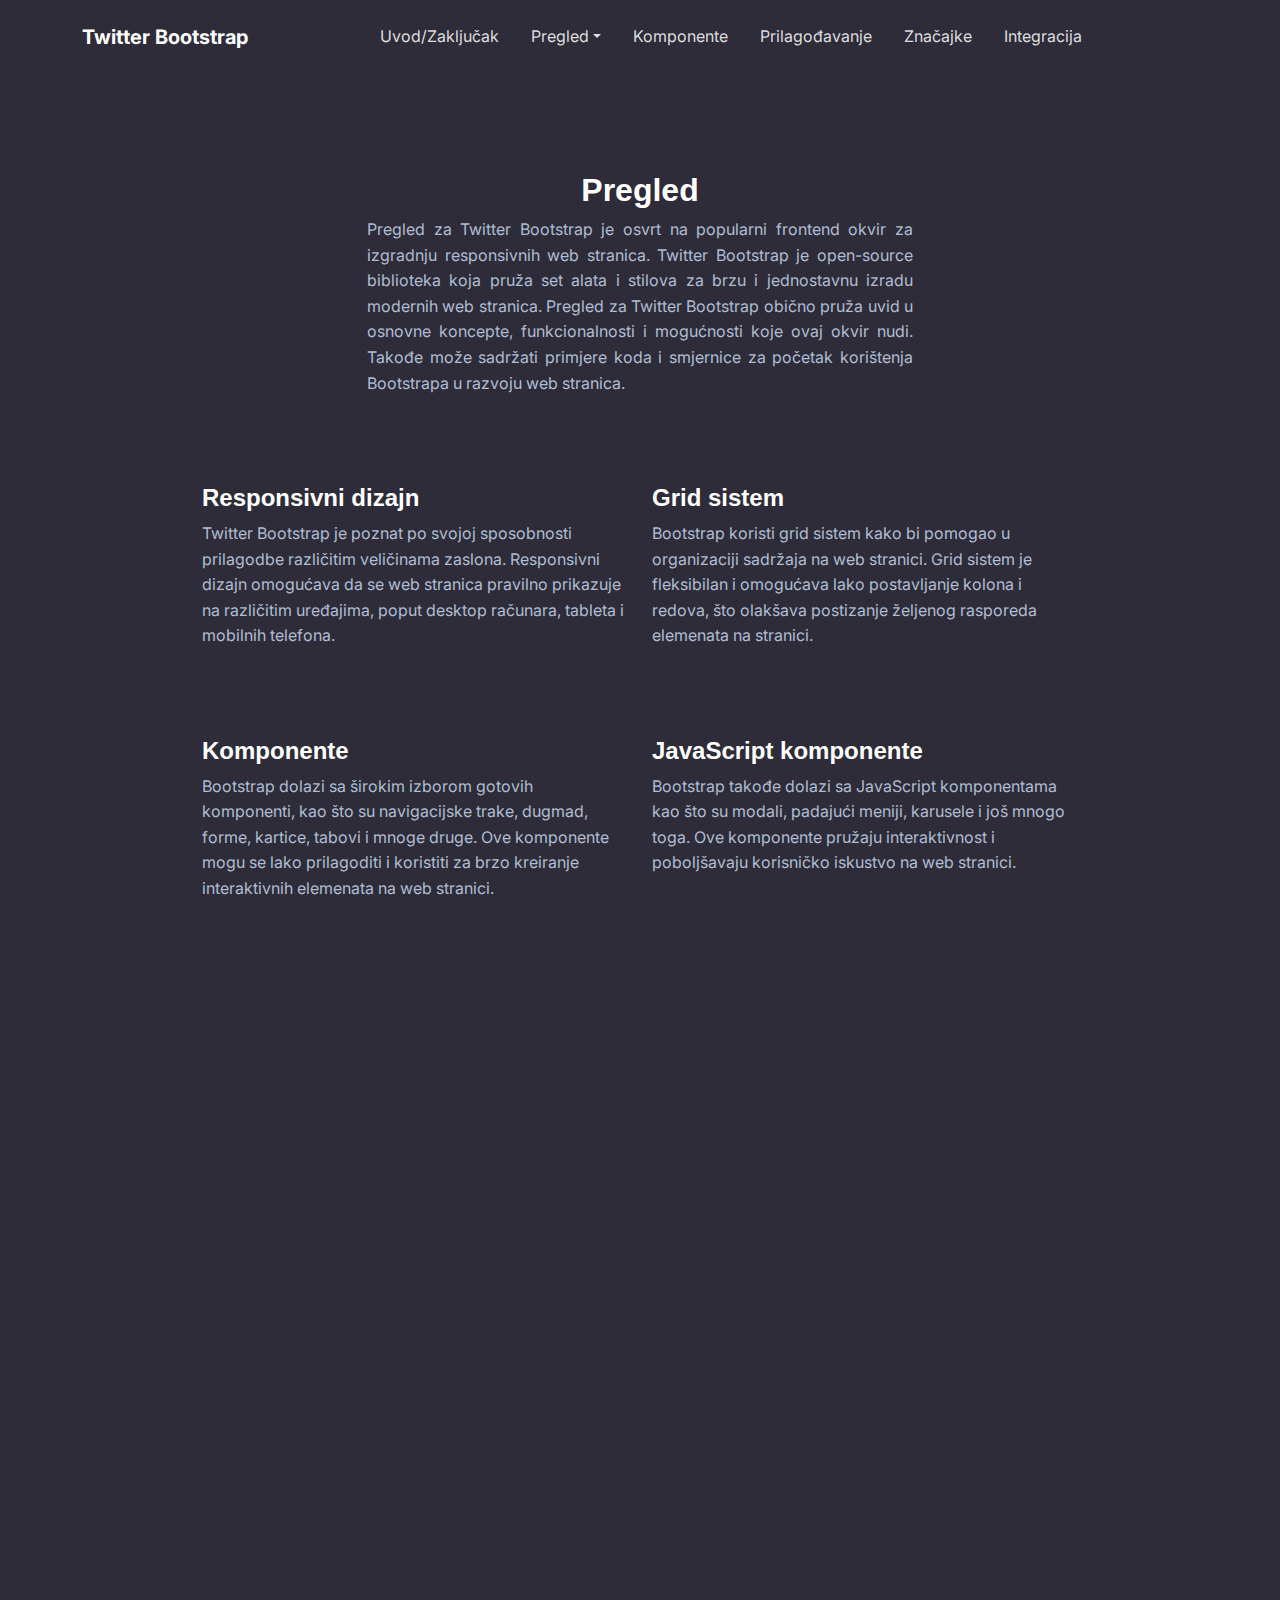
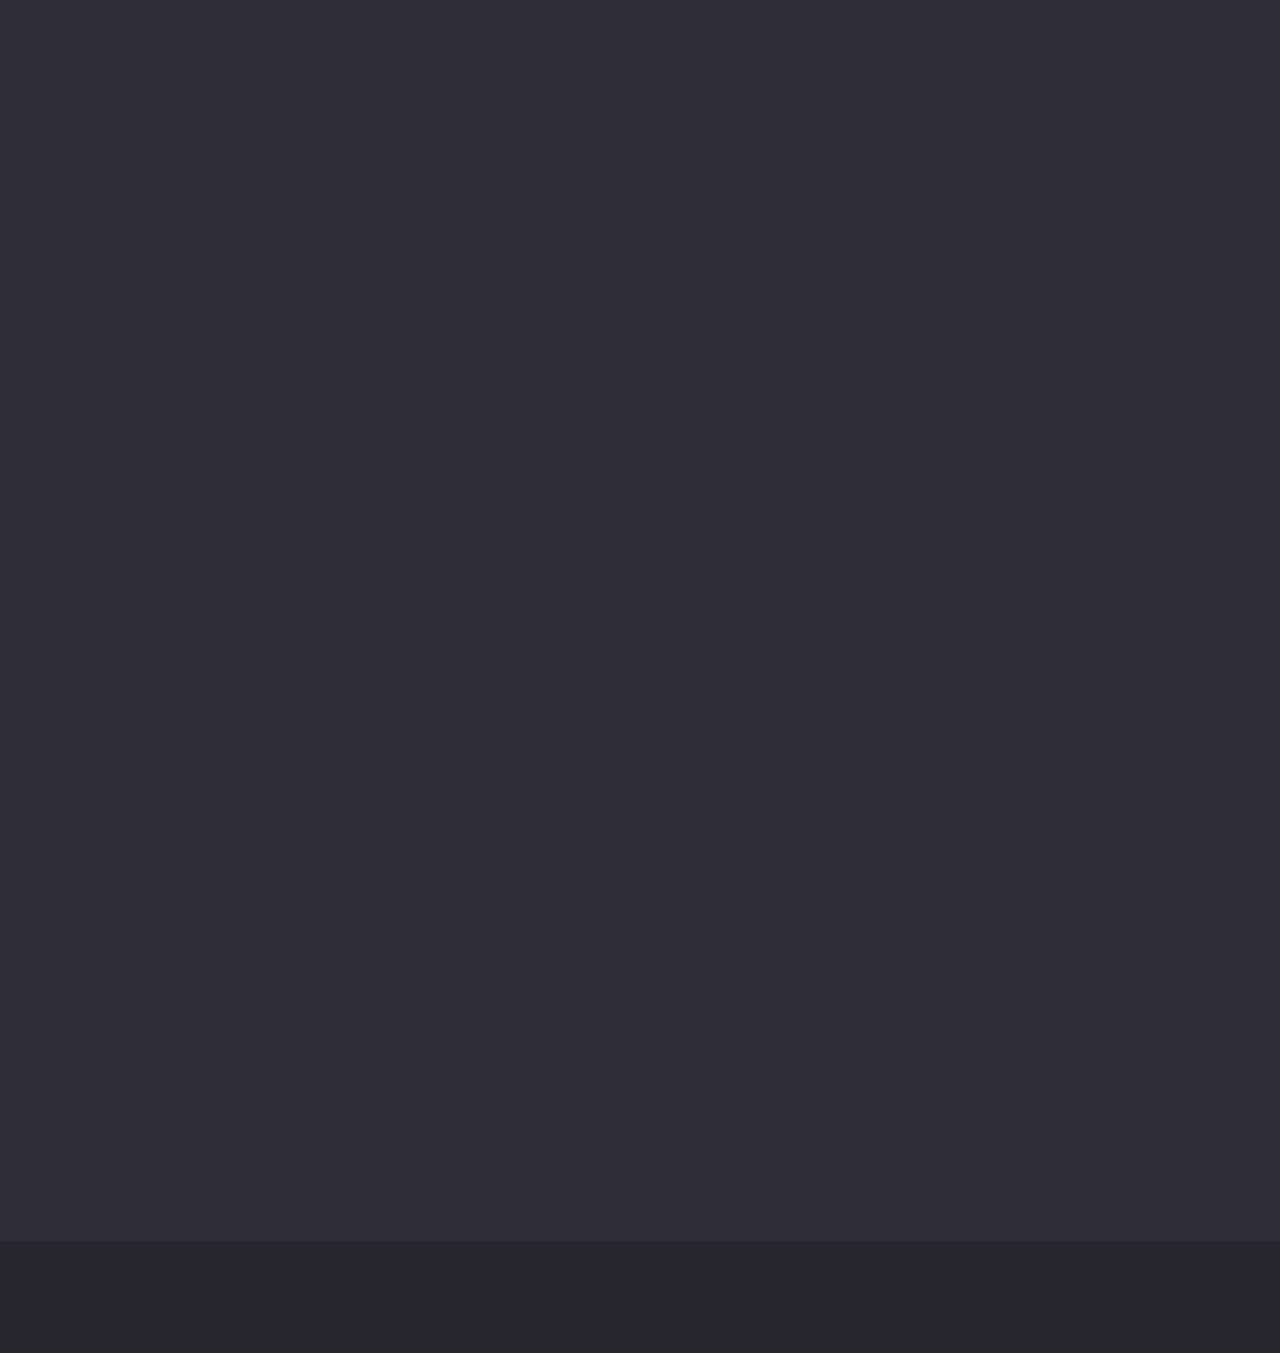
<file: pregled.html>
<!DOCTYPE html>
<html lang="en">

<head>
    <meta charset="utf-8">
    <meta name="viewport" content="width=device-width, initial-scale=1.0, shrink-to-fit=no">
    <title>Pregled</title>
    <link rel="stylesheet" href="assets/bootstrap/css/bootstrap.min.css">
    <link rel="stylesheet" href="https://fonts.googleapis.com/css?family=Inter:300italic,400italic,600italic,700italic,800italic,400,300,600,700,800&amp;display=swap">
    <link rel="stylesheet" href="assets/css/aos.min.css">
    <link rel="stylesheet" href="assets/css/Features-Large-Icons-icons.css">
    <link rel="stylesheet" href="assets/css/Menu-dropdown-xl.css">
    <link rel="stylesheet" href="assets/css/untitled.css">
</head>

<body>
    <nav class="navbar navbar-dark navbar-expand-md sticky-top py-3" id="mainNav">
        <div class="container"><a class="navbar-brand d-flex align-items-center" href="/"><span>Twitter Bootstrap</span></a>
            <div class="collapse navbar-collapse" id="navcol-1">
                <ul class="navbar-nav mx-auto">
                    
                    <li class="nav-item"><a class="nav-link" href="index.html"><span style="font-weight: normal !important;">Uvod/Zaključak</span></a></li>
                    <li class="nav-item dropdown"><a class="dropdown-toggle nav-link" aria-expanded="false" data-bs-toggle="dropdown" href="pregled.html">Pregled</a>
                        <div class="dropdown-menu">
                            <a class="dropdown-item" href="pregled.html">Opće</a>
                            <a class="dropdown-item" href="pregled.html#prednosti">Prednosti</a>
                            <a class="dropdown-item" href="pregled.html#verzije">Verzije</a>
                        </div>
                    </li>
                    <li class="nav-item"><a class="nav-link" href="komponente.html">Komponente</a></li>
                    <li class="nav-item"><a class="nav-link" href="prilagodjavanje.html">Prilagođavanje</a></li>
                    <li class="nav-item"><a class="nav-link" href="znacajke.html">Značajke</a></li>
                    <li class="nav-item"></li>
                    <li class="nav-item"><a class="nav-link" href="integracija.html">Integracija</a></li>
                </ul>
            </div>
        </div>
    </nav>
    <section class="py-5">
        <div class="container py-5" data-aos="fade-up" data-aos-duration="2550">
            <div class="row mb-5">
                <div class="col-md-8 col-xl-6 text-center mx-auto">
                    <h2 class="fw-bold">Pregled</h2>
                    <p class="text-muted" style="text-align: justify;">Pregled za Twitter Bootstrap je osvrt na popularni frontend okvir za izgradnju responsivnih web stranica. Twitter Bootstrap je open-source biblioteka koja pruža set alata i stilova za brzu i jednostavnu izradu modernih web stranica. Pregled za Twitter Bootstrap obično pruža uvid u osnovne koncepte, funkcionalnosti i mogućnosti koje ovaj okvir nudi. Takođe može sadržati primjere koda i smjernice za početak korištenja Bootstrapa u razvoju web stranica.</p>
                </div>
            </div>
            <div class="row row-cols-1 row-cols-md-2 mx-auto" style="max-width: 900px;">
                <div class="col mb-4">
                    <div><a href="#"></a>
                        <div class="py-4">
                            <h4 class="fw-bold">Responsivni dizajn</h4>
                            <p class="text-muted">Twitter Bootstrap je poznat po svojoj sposobnosti prilagodbe različitim veličinama zaslona. Responsivni dizajn omogućava da se web stranica pravilno prikazuje na različitim uređajima, poput desktop računara, tableta i mobilnih telefona.</p>
                        </div>
                    </div>
                </div>
                <div class="col mb-4">
                    <div><a href="#"></a>
                        <div class="py-4">
                            <h4 class="fw-bold">Grid sistem</h4>
                            <p class="text-muted">Bootstrap koristi grid sistem kako bi pomogao u organizaciji sadržaja na web stranici. Grid sistem je fleksibilan i omogućava lako postavljanje kolona i redova, što olakšava postizanje željenog rasporeda elemenata na stranici.</p>
                        </div>
                    </div>
                </div>
                <div class="col mb-4">
                    <div><a href="#"></a>
                        <div class="py-4">
                            <h4 class="fw-bold">Komponente</h4>
                            <p class="text-muted">Bootstrap dolazi sa širokim izborom gotovih komponenti, kao što su navigacijske trake, dugmad, forme, kartice, tabovi i mnoge druge. Ove komponente mogu se lako prilagoditi i koristiti za brzo kreiranje interaktivnih elemenata na web stranici.</p>
                        </div>
                    </div>
                </div>
                <div class="col mb-4">
                    <div><a href="#"></a>
                        <div class="py-4">
                            <h4 class="fw-bold">JavaScript komponente</h4>
                            <p class="text-muted">Bootstrap takođe dolazi sa JavaScript komponentama kao što su modali, padajući meniji, karusele i još mnogo toga. Ove komponente pružaju interaktivnost i poboljšavaju korisničko iskustvo na web stranici.</p>
                        </div>
                    </div>
                </div>
            </div>
        </div>
        <div id="prednosti" class="container py-5" data-aos="fade-up" data-aos-duration="2550">
            <div class="row mb-5">
                <div class="col-md-8 col-xl-6 text-center mx-auto">
                    <h2 class="fw-bold"><br><strong>Prednosti korištenja</strong><br><br></h2>
                    <p class="text-muted" style="text-align: justify;">Korištenje Twitter Bootstrapa za razvoj web stranica donosi niz prednosti, sve ove prednosti čine Bootstrap popularnim izborom za razvoj web stranica, posebno kada je potrebno brzo i efikasno izraditi responsivne i profesionalne dizajne.</p>
                </div>
            </div>
            <div class="row row-cols-1 row-cols-md-2 mx-auto" style="max-width: 900px;">
                <div class="col mb-4">
                    <div><a href="#"></a>
                        <div class="py-4">
                            <h4 class="fw-bold">Brza i jednostavna izrada</h4>
                            <p class="text-muted">Bootstrap pruža gotove komponente, stilove i alate koji olakšavaju izradu web stranica. Ovo uvelike smanjuje vrijeme potrebno za razvoj, jer ne morate iznova pisati kod za osnovne elemente poput navigacijskih traka, dugmadi ili formi.</p>
                        </div>
                    </div>
                </div>
                <div class="col mb-4">
                    <div><a href="#"></a>
                        <div class="py-4">
                            <h4 class="fw-bold">Konzistentan izgled</h4>
                            <p class="text-muted">Bootstrap ima dobro definisane stilove i komponente koje osiguravaju konzistentan izgled na cijeloj web stranici. Ovo pomaže u stvaranju profesionalnog i atraktivnog izgleda bez potrebe za ručnim definiranjem stilova za svaki element.</p>
                        </div>
                    </div>
                </div>
                <div class="col mb-4">
                    <div><a href="#"></a>
                        <div class="py-4">
                            <h4 class="fw-bold">Prilagodljivost</h4>
                            <p class="text-muted">Bootstrap pruža fleksibilnost i prilagodljivost. Možete odabrati samo potrebne komponente i prilagoditi ih prema potrebama projekta. Takođe možete promijeniti temu, boje i stilove kako biste se uklopili u dizajn vaše web stranice.</p>
                        </div>
                    </div>
                </div>
                <div class="col mb-4">
                    <div><a href="#"></a>
                        <div class="py-4">
                            <h4 class="fw-bold">Podrška za preglednike</h4>
                            <p class="text-muted">Bootstrap ima ugrađenu podršku za različite preglednike kako bi se osiguralo da vaša web stranica radi dosljedno na svim platformama. To uključuje podršku za najnovije verzije popularnih preglednika<br> poput Chrome-a, Firefox-a, Safari-ja i Edge-a.</p>
                        </div>
                    </div>
                </div>
            </div>
        </div>
        <div id="verzije" class="container py-5" data-aos="fade-up" data-aos-duration="2250">
            <div class="row mb-5">
                <div class="col-md-8 col-xl-6 text-center mx-auto">
                    <h2 class="fw-bold"><br>Verzije</h2>
                </div>
            </div>
            <div class="row row-cols-1 row-cols-md-2 mx-auto" style="max-width: 900px;">
                <div class="col mb-4">
                    <div><a href="#"></a>
                        <div class="py-4">
                            <h4 class="fw-bold">Bootstrap 2</h4>
                            <p class="text-muted">Ova verzija je prvobitno objavljena 2012. godine i donijela je mnoge osnovne komponente i stilove koji su postali prepoznatljivi za Bootstrap. Uključivala je grid sistem, tipografiju, forme, navigacijske<br> trake i još mnogo toga.<br><br><br></p>
                        </div>
                    </div>
                </div>
                <div class="col mb-4">
                    <div><a href="#"></a>
                        <div class="py-4">
                            <h4 class="fw-bold">Bootstrap 3</h4>
                            <p class="text-muted">Objavljen 2013. godine, Bootstrap 3 je donio mnoge poboljšane funkcionalnosti i novitete. Dodata je podrška za responsivni dizajn, a grid sistem je postao još moćniji. Dodate su nove komponente kao što su<br> paneli, etikete, kartice i modali.</p>
                        </div>
                    </div>
                </div>
                <div class="col mb-4">
                    <div><a href="#"></a>
                        <div class="py-4">
                            <h4 class="fw-bold">Bootstrap 4</h4>
                            <p class="text-muted">Izdan 2018. godine, Bootstrap 4 je predstavio značajne promjene u odnosu na prethodne verzije. Ova verzija je donijela napredniji grid sistem sa fleksibilnijim mogućnostima raspoređivanja elemenata. Dodate su nove komponente kao što su kardovi i navigacijski trake sa<br> fleksibilnim tačkama prekida. Bootstrap 4 je takođe prešao na Sass kao glavni<br> alat za stilizaciju.</p>
                        </div>
                    </div>
                </div>
                <div class="col mb-4">
                    <div><a href="#"></a>
                        <div class="py-4">
                            <h4 class="fw-bold">Bootstrap 5</h4>
                            <p class="text-muted">Ova verzija je objavljena 2020. godine i donosi brojne promjene i poboljšanja. Bootstrap 5 je prešao na upotrebu samo Sass-a i uklonio jQuery kao zavisnost. Dodate su nove komponente kao što su odbacivači, spineri, potvrdni okviri i još mnogo toga. Takođe je uvedena podrška za RTL (desno na lijevo) jezike.</p>
                        </div>
                    </div>
                </div>
            </div>
        </div>
    </section>
    <footer class="bg-dark">
        <div class="container py-4 py-lg-5" style="margin-right: 66px;margin-left: 39px;padding-left: 0px;">
            <div class="text-muted d-flex justify-content-between align-items-center pt-3"></div>
        </div>
    </footer>
    <script src="assets/bootstrap/js/bootstrap.min.js"></script>
    <script src="assets/js/aos.min.js"></script>
    <script src="assets/js/bs-init.js"></script>
    <script src="assets/js/bold-and-dark.js"></script>
</body>

</html>
</file>
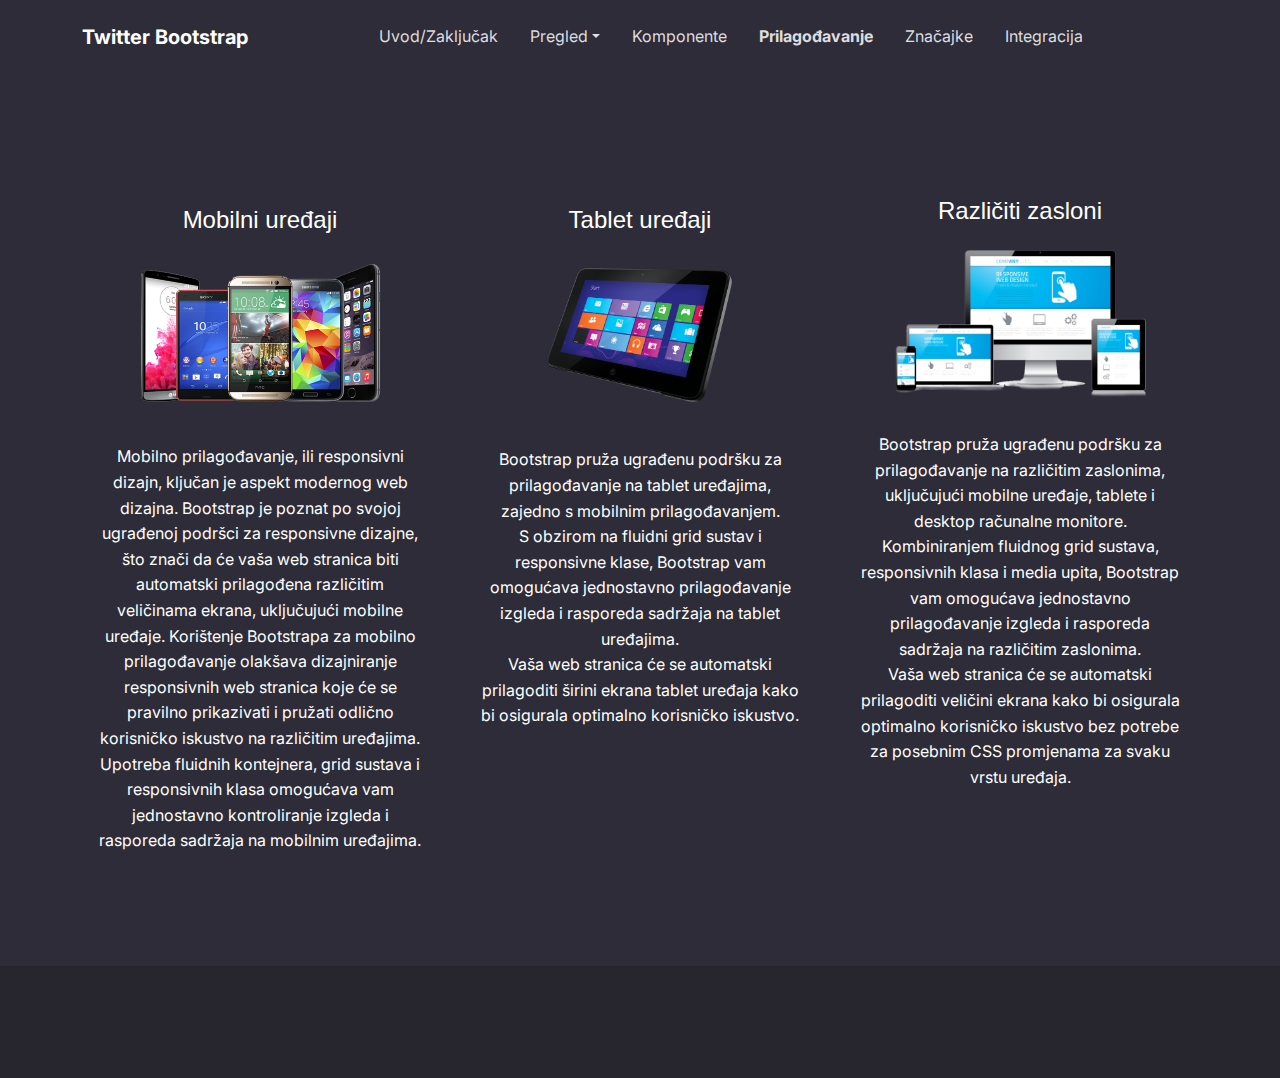
<file: prilagodjavanje.html>
<!DOCTYPE html>
<html lang="en">

<head>
    <meta charset="utf-8">
    <meta name="viewport" content="width=device-width, initial-scale=1.0, shrink-to-fit=no">
    <title>Prilagodjavanje</title>
    <link rel="stylesheet" href="assets/bootstrap/css/bootstrap.min.css">
    <link rel="stylesheet" href="https://fonts.googleapis.com/css?family=Inter:300italic,400italic,600italic,700italic,800italic,400,300,600,700,800&amp;display=swap">
    <link rel="stylesheet" href="assets/css/aos.min.css">
    <link rel="stylesheet" href="assets/css/Features-Large-Icons-icons.css">
    <link rel="stylesheet" href="assets/css/Menu-dropdown-xl.css">
    <link rel="stylesheet" href="assets/css/untitled.css">
</head>

<body>
    <nav class="navbar navbar-dark navbar-expand-md sticky-top py-3" id="mainNav">
        <div class="container"><a class="navbar-brand d-flex align-items-center" href="/"><span>Twitter Bootstrap</span></a>
            <div class="collapse navbar-collapse" id="navcol-1">
                <ul class="navbar-nav mx-auto">
                  
                    <li class="nav-item"><a class="nav-link" href="index.html"><span style="font-weight: normal !important;">Uvod/Zaključak</span></a></li>
                    <li class="nav-item dropdown"><a class="dropdown-toggle nav-link" aria-expanded="false" data-bs-toggle="dropdown" href="pregled.html">Pregled</a>
                        <div class="dropdown-menu">
                            <a class="dropdown-item" href="pregled.html">Opće</a>
                            <a class="dropdown-item" href="pregled.html#prednosti">Prednosti</a>
                            <a class="dropdown-item" href="pregled.html#verzije">Verzije</a>
                        </div>
                    </li>
                    <li class="nav-item"><a class="nav-link" href="komponente.html">Komponente</a></li>
                    <li class="nav-item"><a class="nav-link active" href="prilagodjavanje.html">Prilagođavanje</a></li>
                    <li class="nav-item"><a class="nav-link" href="znacajke.html">Značajke</a></li>
                    <li class="nav-item"></li>
                    <li class="nav-item"><a class="nav-link" href="integracija.html">Integracija</a></li>
                </ul>
            </div>
        </div>
    </nav>
    <section class="py-5">
        <div class="container py-4 py-xl-5">
            <div class="row gy-4 row-cols-1 row-cols-md-2 row-cols-xl-3" style="margin-top: 11px;">
                <div class="col">
                    <div class="text-center d-flex flex-column align-items-center align-items-xl-center">
                        <div data-aos="fade-up" data-aos-duration="2300" class="px-3">
                            <h4 style="margin-bottom: 24px;">Mobilni uređaji</h4><img src="assets/img/fon.png" width="259" height="152">
                            <p style="margin-top: 34px;">Mobilno prilagođavanje, ili responsivni dizajn, ključan je aspekt modernog web dizajna. Bootstrap je poznat po svojoj ugrađenoj podršci za responsivne dizajne, što znači da će vaša web stranica biti automatski prilagođena različitim veličinama ekrana, uključujući mobilne uređaje. Korištenje Bootstrapa za mobilno prilagođavanje olakšava dizajniranje responsivnih web stranica koje će se pravilno prikazivati ​​i pružati odlično korisničko iskustvo na različitim uređajima. Upotreba fluidnih kontejnera, grid sustava i responsivnih klasa omogućava vam jednostavno kontroliranje izgleda i rasporeda sadržaja na mobilnim uređajima.</p>
                        </div>
                    </div>
                </div>
                <div class="col">
                    <div class="text-center d-flex flex-column align-items-center align-items-xl-center">
                        <div data-aos="fade-down" data-aos-duration="2300" data-aos-delay="700" class="px-3">
                            <h4 style="margin-bottom: 24px;">Tablet uređaji</h4><img src="assets/img/tablet.png" width="206" height="155">
                            <p style="margin-top: 34px;">Bootstrap pruža ugrađenu podršku za prilagođavanje na tablet uređajima, zajedno s mobilnim prilagođavanjem.<br>S obzirom na fluidni grid sustav i responsivne klase, Bootstrap vam omogućava jednostavno prilagođavanje izgleda i rasporeda sadržaja na tablet uređajima.<br>Vaša web stranica će se automatski prilagoditi širini ekrana tablet uređaja kako bi osigurala optimalno korisničko iskustvo.</p>
                        </div>
                    </div>
                </div>
                <div class="col text-center align-self-center" style="text-align: center;">
                    <div class="text-center d-flex flex-column align-items-center align-items-xl-center">
                        <div data-aos="fade-up" data-aos-duration="2300" data-aos-delay="1400" class="px-3" style="margin-top: -72px;">
                            <h4 style="margin-bottom: 24px;">Različiti zasloni</h4><img src="assets/img/responsiv.png" width="252" height="148">
                            <p style="margin-top: 34px;">Bootstrap pruža ugrađenu podršku za prilagođavanje na različitim zaslonima, uključujući mobilne uređaje, tablete i desktop računalne monitore. Kombiniranjem fluidnog grid sustava, responsivnih klasa i media upita, Bootstrap vam omogućava jednostavno prilagođavanje izgleda i rasporeda sadržaja na različitim zaslonima.<br>Vaša web stranica će se automatski prilagoditi veličini ekrana kako bi osigurala optimalno korisničko iskustvo bez potrebe za posebnim CSS promjenama za svaku vrstu uređaja.</p>
                        </div>
                    </div>
                </div>
            </div>
        </div>
    </section>
    <footer class="bg-dark">
        <div class="container py-4 py-lg-5" style="margin-right: 66px;margin-left: 39px;padding-left: 0px;">
            <div class="text-muted d-flex justify-content-between align-items-center pt-3"></div>
        </div>
    </footer>
    <script src="assets/bootstrap/js/bootstrap.min.js"></script>
    <script src="assets/js/aos.min.js"></script>
    <script src="assets/js/bs-init.js"></script>
    <script src="assets/js/bold-and-dark.js"></script>
</body>

</html>
</file>
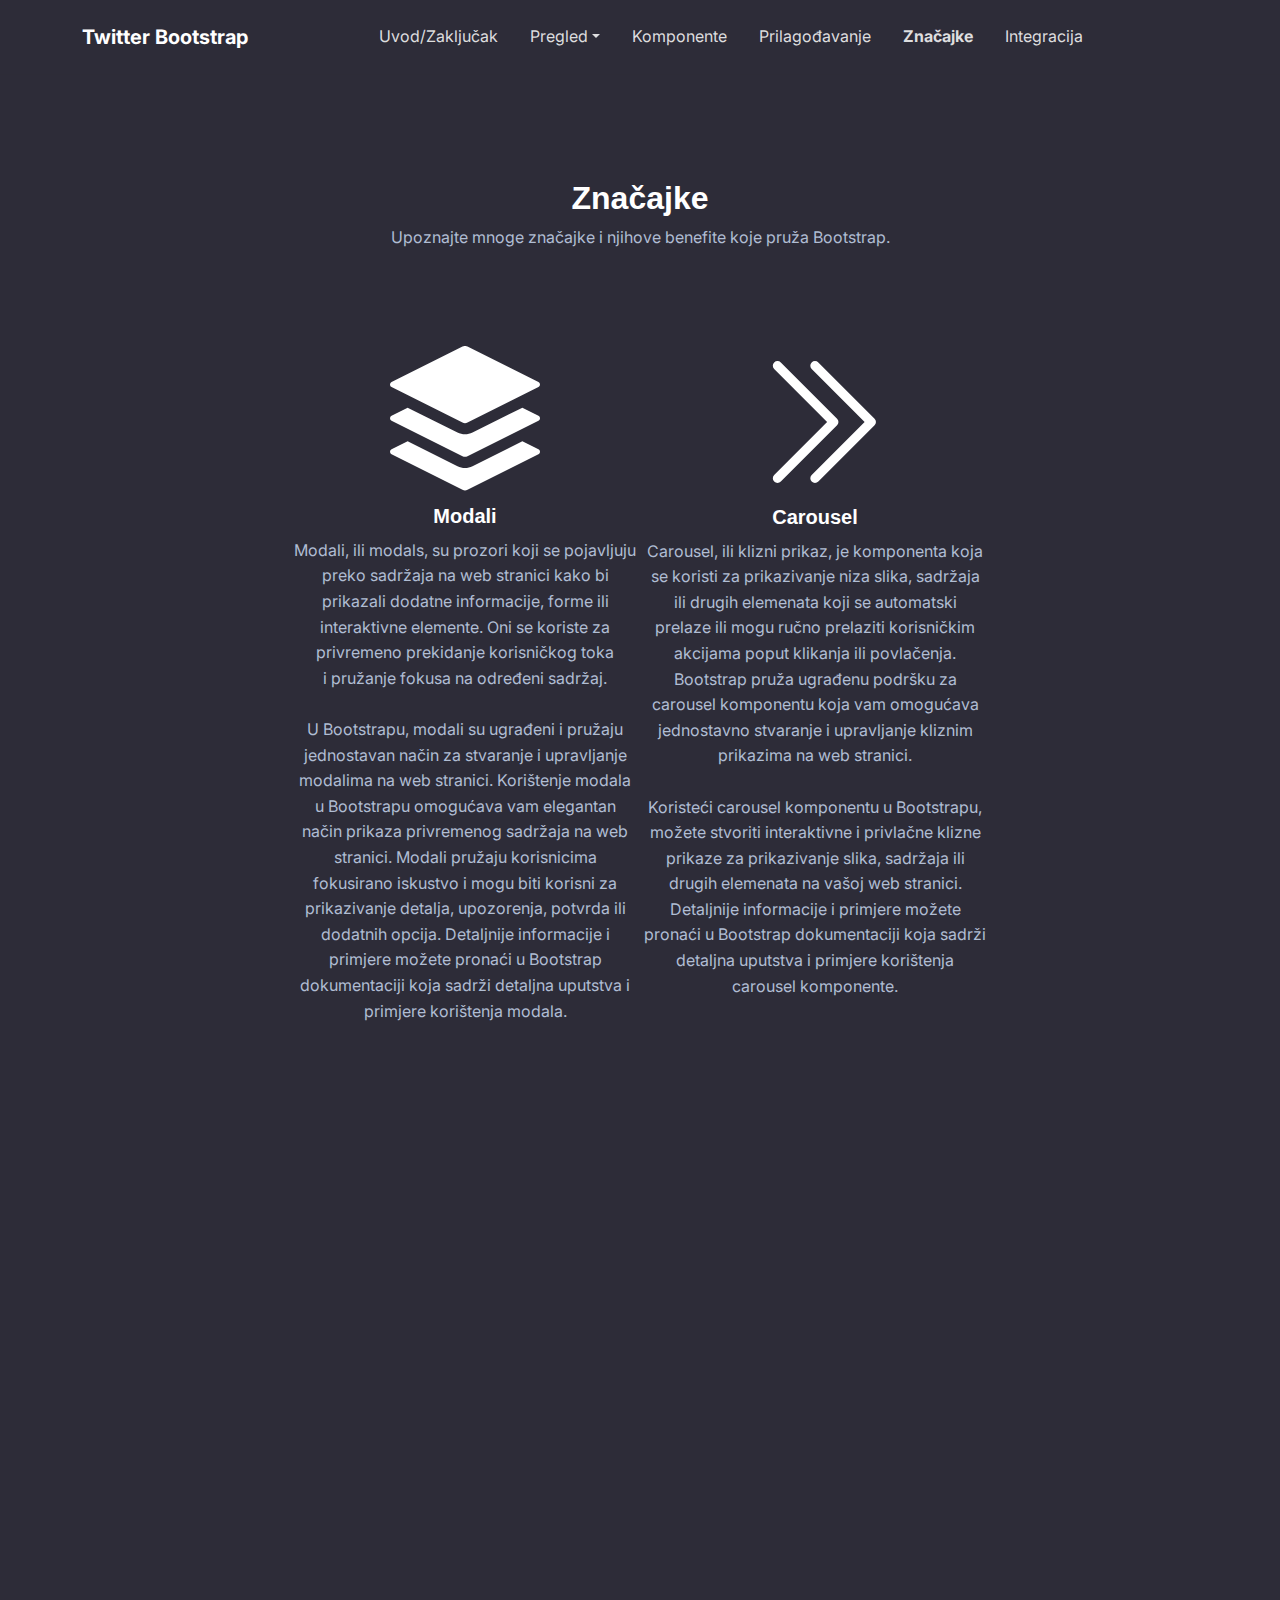
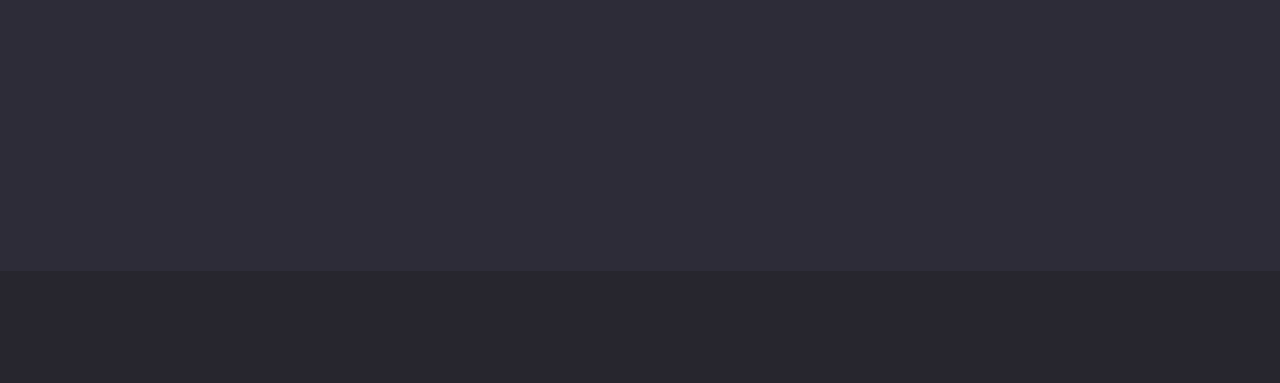
<file: znacajke.html>
<!DOCTYPE html>
<html lang="en">

<head>
    <meta charset="utf-8">
    <meta name="viewport" content="width=device-width, initial-scale=1.0, shrink-to-fit=no">
    <title>Znacajke</title>
    <link rel="stylesheet" href="assets/bootstrap/css/bootstrap.min.css">
    <link rel="stylesheet" href="https://fonts.googleapis.com/css?family=Inter:300italic,400italic,600italic,700italic,800italic,400,300,600,700,800&amp;display=swap">
    <link rel="stylesheet" href="assets/css/aos.min.css">
    <link rel="stylesheet" href="assets/css/Features-Large-Icons-icons.css">
    <link rel="stylesheet" href="assets/css/Menu-dropdown-xl.css">
    <link rel="stylesheet" href="assets/css/untitled.css">
</head>

<body>
    <nav class="navbar navbar-dark navbar-expand-md sticky-top py-3" id="mainNav">
        <div class="container"><a class="navbar-brand d-flex align-items-center" href="/"><span>Twitter Bootstrap</span></a>
            <div class="collapse navbar-collapse" id="navcol-1">
                <ul class="navbar-nav mx-auto">
                    <li class="nav-item"><a class="nav-link" href="index.html"><span style="font-weight: normal !important;">Uvod/Zaključak</span></a></li>
                    <li class="nav-item dropdown"><a class="dropdown-toggle nav-link" aria-expanded="false" data-bs-toggle="dropdown" href="pregled.html">Pregled</a>
                        <div class="dropdown-menu">
                            <a class="dropdown-item" href="pregled.html">Opće</a>
                            <a class="dropdown-item" href="pregled.html#prednosti">Prednosti</a>
                            <a class="dropdown-item" href="pregled.html#verzije">Verzije</a>
                        </div>
                    </li>
                    <li class="nav-item"><a class="nav-link" href="komponente.html">Komponente</a></li>
                    <li class="nav-item"><a class="nav-link" href="prilagodjavanje.html">Prilagođavanje</a></li>
                    <li class="nav-item"><a class="nav-link active" href="znacajke.html">Značajke</a></li>
                    <li class="nav-item"></li>
                    <li class="nav-item"><a class="nav-link" href="integracija.html">Integracija</a></li>
                </ul>
            </div>
        </div>
    </nav>
    <section class="py-5">
        <div class="container py-5">
            <div class="row mb-4 mb-lg-5">
                <div class="col-md-8 col-xl-6 text-center mx-auto" style="margin-bottom: 32px;">
                    <p class="fw-bold text-success mb-2"></p>
                    <h2 class="fw-bold">Značajke</h2>
                    <p class="text-muted">Upoznajte mnoge značajke i njihove benefite koje pruža Bootstrap.</p>
                </div>
            </div>
            <div class="row gx-2 gy-2 row-cols-2 row-cols-md-2 justify-content-center align-items-center mx-auto" style="max-width: 700px;">
                <div class="col mb-4">
                    <div class="text-center" data-aos="fade-right" data-aos-duration="1300" style="margin-top: -27px;"><svg xmlns="http://www.w3.org/2000/svg" width="1em" height="1em" fill="currentColor" viewBox="0 0 16 16" class="bi bi-stack" style="width: 150px;height: 150px;">
                            <path d="m14.12 10.163 1.715.858c.22.11.22.424 0 .534L8.267 15.34a.598.598 0 0 1-.534 0L.165 11.555a.299.299 0 0 1 0-.534l1.716-.858 5.317 2.659c.505.252 1.1.252 1.604 0l5.317-2.66zM7.733.063a.598.598 0 0 1 .534 0l7.568 3.784a.3.3 0 0 1 0 .535L8.267 8.165a.598.598 0 0 1-.534 0L.165 4.382a.299.299 0 0 1 0-.535L7.733.063z"></path>
                            <path d="m14.12 6.576 1.715.858c.22.11.22.424 0 .534l-7.568 3.784a.598.598 0 0 1-.534 0L.165 7.968a.299.299 0 0 1 0-.534l1.716-.858 5.317 2.659c.505.252 1.1.252 1.604 0l5.317-2.659z"></path>
                        </svg>
                        <h5 class="fw-bold mb-0" style="margin-top: 8px;"><strong>Modali</strong></h5>
                        <p class="text-muted mb-2" style="margin-top: 10px;">Modali, ili modals, su prozori koji se pojavljuju preko sadržaja na web stranici kako bi prikazali dodatne informacije, forme ili<br> interaktivne elemente. Oni se koriste za privremeno prekidanje korisničkog toka<br> i pružanje fokusa na određeni sadržaj.<br><br>U Bootstrapu, modali su ugrađeni i pružaju<br>jednostavan način za stvaranje i upravljanje modalima na web stranici. Korištenje modala u Bootstrapu omogućava vam elegantan način prikaza privremenog sadržaja na web stranici. Modali pružaju korisnicima fokusirano iskustvo i mogu biti korisni za prikazivanje detalja, upozorenja, potvrda ili dodatnih opcija. Detaljnije informacije i primjere možete pronaći u Bootstrap dokumentaciji koja sadrži detaljna uputstva i primjere korištenja modala.</p>
                    </div>
                </div>
                <div class="col mb-4">
                    <div class="text-center" data-aos="fade-left" data-aos-duration="1300"><svg xmlns="http://www.w3.org/2000/svg" width="1em" height="1em" fill="currentColor" viewBox="0 0 16 16" class="bi bi-chevron-double-right" style="width: 150px;height: 150px;">
                            <path fill-rule="evenodd" d="M3.646 1.646a.5.5 0 0 1 .708 0l6 6a.5.5 0 0 1 0 .708l-6 6a.5.5 0 0 1-.708-.708L9.293 8 3.646 2.354a.5.5 0 0 1 0-.708z"></path>
                            <path fill-rule="evenodd" d="M7.646 1.646a.5.5 0 0 1 .708 0l6 6a.5.5 0 0 1 0 .708l-6 6a.5.5 0 0 1-.708-.708L13.293 8 7.646 2.354a.5.5 0 0 1 0-.708z"></path>
                        </svg>
                        <h5 class="fw-bold mb-0" style="margin-top: 8px;"><strong>Carousel</strong></h5>
                        <p class="text-muted mb-2" style="margin-top: 10px;">Carousel, ili klizni prikaz, je komponenta koja se koristi za prikazivanje niza slika, sadržaja ili drugih elemenata koji se automatski<br> prelaze ili mogu ručno prelaziti korisničkim akcijama poput klikanja ili povlačenja. Bootstrap pruža ugrađenu podršku za carousel komponentu koja vam omogućava<br> jednostavno stvaranje i upravljanje kliznim prikazima na web stranici.<br><br>Koristeći carousel komponentu u Bootstrapu, možete stvoriti interaktivne i privlačne klizne prikaze za prikazivanje slika, sadržaja ili drugih elemenata na vašoj web stranici. Detaljnije informacije i primjere možete pronaći u Bootstrap dokumentaciji koja sadrži detaljna uputstva i primjere korištenja<br> carousel komponente.<br><br><br></p>
                    </div>
                </div>
                <div class="col mb-4">
                    <div class="text-center" data-aos="fade-right" data-aos-duration="1300" style="margin-top: -52px;"><svg xmlns="http://www.w3.org/2000/svg" width="1em" height="1em" fill="currentColor" viewBox="0 0 16 16" class="bi bi-patch-check" style="width: 150px;height: 150px;">
                            <path fill-rule="evenodd" d="M10.354 6.146a.5.5 0 0 1 0 .708l-3 3a.5.5 0 0 1-.708 0l-1.5-1.5a.5.5 0 1 1 .708-.708L7 8.793l2.646-2.647a.5.5 0 0 1 .708 0z"></path>
                            <path d="m10.273 2.513-.921-.944.715-.698.622.637.89-.011a2.89 2.89 0 0 1 2.924 2.924l-.01.89.636.622a2.89 2.89 0 0 1 0 4.134l-.637.622.011.89a2.89 2.89 0 0 1-2.924 2.924l-.89-.01-.622.636a2.89 2.89 0 0 1-4.134 0l-.622-.637-.89.011a2.89 2.89 0 0 1-2.924-2.924l.01-.89-.636-.622a2.89 2.89 0 0 1 0-4.134l.637-.622-.011-.89a2.89 2.89 0 0 1 2.924-2.924l.89.01.622-.636a2.89 2.89 0 0 1 4.134 0l-.715.698a1.89 1.89 0 0 0-2.704 0l-.92.944-1.32-.016a1.89 1.89 0 0 0-1.911 1.912l.016 1.318-.944.921a1.89 1.89 0 0 0 0 2.704l.944.92-.016 1.32a1.89 1.89 0 0 0 1.912 1.911l1.318-.016.921.944a1.89 1.89 0 0 0 2.704 0l.92-.944 1.32.016a1.89 1.89 0 0 0 1.911-1.912l-.016-1.318.944-.921a1.89 1.89 0 0 0 0-2.704l-.944-.92.016-1.32a1.89 1.89 0 0 0-1.912-1.911l-1.318.016z"></path>
                        </svg>
                        <h5 class="fw-bold mb-0" style="margin-top: 8px;"><strong>Scrollspy</strong></h5>
                        <p class="text-muted mb-2" style="margin-top: 10px;">Scrollspy je Bootstrap komponenta koja prati poziciju korisnika na stranici i automatski ažurira navigacijsku traku kako bi označila<br> trenutnu sekciju ili stavku koju korisnik pregledava. To je korisna komponenta<br> koja olakšava navigaciju na dugim stranicama ili web stranicama s više sekcija.<br><br>&nbsp;Scrollspy će pratiti poziciju korisnika na stranici i automatski ažurirati aktivnu stavku navigacije na temelju trenutne sekcije koju pregledava korisnik. To pruža korisnicima jasan indikator o trenutnom položaju na stranici i olakšava navigaciju.<br><br><br></p>
                    </div>
                </div>
                <div class="col mb-4">
                    <div class="text-center" data-aos="fade-left" data-aos-duration="1300"><svg xmlns="http://www.w3.org/2000/svg" width="1em" height="1em" fill="currentColor" viewBox="0 0 16 16" class="bi bi-chat-right-text" style="width: 150px;height: 150px;">
                            <path d="M2 1a1 1 0 0 0-1 1v8a1 1 0 0 0 1 1h9.586a2 2 0 0 1 1.414.586l2 2V2a1 1 0 0 0-1-1H2zm12-1a2 2 0 0 1 2 2v12.793a.5.5 0 0 1-.854.353l-2.853-2.853a1 1 0 0 0-.707-.293H2a2 2 0 0 1-2-2V2a2 2 0 0 1 2-2h12z"></path>
                            <path d="M3 3.5a.5.5 0 0 1 .5-.5h9a.5.5 0 0 1 0 1h-9a.5.5 0 0 1-.5-.5zM3 6a.5.5 0 0 1 .5-.5h9a.5.5 0 0 1 0 1h-9A.5.5 0 0 1 3 6zm0 2.5a.5.5 0 0 1 .5-.5h5a.5.5 0 0 1 0 1h-5a.5.5 0 0 1-.5-.5z"></path>
                        </svg>
                        <h5 class="fw-bold mb-0" style="margin-top: 8px;"><strong>Tooltip</strong></h5>
                        <p class="text-muted mb-2" style="margin-top: 10px;">Tooltip je Bootstrap komponenta koja se koristi za prikazivanje informativnih ili pomoćnih tekstova kada korisnik pređe mišem preko određenog elementa na web stranici. To je obično mala plutačka sa<br> sadržajem koja se prikazuje iznad elementa kada korisnik usmjeri kursor miša na<br> taj element. Kada korisnik pređe mišem preko elementa koji ima definiran tooltip, tooltip će se prikazati iznad elementa. Tooltip pruža dodatne informacije, objašnjenja ili kontekst za taj element.<br><br>Važno je napomenuti da za rad tooltipa u Bootstrapu trebate uključiti Bootstrap JavaScript datoteke i jQuery biblioteku.<br><br><br></p>
                    </div>
                </div>
            </div>
        </div>
    </section>
    <footer class="bg-dark">
        <div class="container py-4 py-lg-5" style="margin-right: 66px;margin-left: 39px;padding-left: 0px;">
            <div class="text-muted d-flex justify-content-between align-items-center pt-3"></div>
        </div>
    </footer>
    <script src="assets/bootstrap/js/bootstrap.min.js"></script>
    <script src="assets/js/aos.min.js"></script>
    <script src="assets/js/bs-init.js"></script>
    <script src="assets/js/bold-and-dark.js"></script>
</body>

</html>
</file>
<file: assets/css/Menu-dropdown-xl.css>
a {
  color: #47b2e4;
  text-decoration: none;
}

a:hover {
  color: #73c5eb;
  text-decoration: none;
}

h1, h2, h3, h4, h5, h6 {
  font-family: "Jost", sans-serif;
}

.pulldown {
  overflow: hidden;
  background-color: #333;
}

.pulldown a {
  float: left;
  font-size: 16px;
  color: white;
  text-align: center;
  padding: 14px 16px;
  text-decoration: none;
}

.subnav {
  float: left;
  overflow: hidden;
}

.subnav .subnavbtn {
  font-size: 16px;
  border: none;
  outline: none;
  color: white;
  padding: 14px 16px;
  background-color: inherit;
  font-family: inherit;
  margin: 0;
}

.pulldown a:hover, .subnav:hover .subnavbtn {
  background-color: red;
}

.subnav-content {
  display: none;
  position: absolute;
  left: 0;
  margin-top: 50px;
  background-color: red;
  width: 100%;
  z-index: 1;
}

.subnav-content a {
  float: left;
  color: white;
  text-decoration: none;
}

.subnav-content a:hover {
  background-color: #eee;
  color: black;
}

.subnav:hover .subnav-content {
  display: block;
}
</file>
<file: assets/css/untitled.css>
.text-success {
  --bs-text-opacity: 1;
  color: rgba(var(--bs-success-rgb), var(--bs-text-opacity)) !important;
}
</file>
<file: assets/css/Features-Large-Icons-icons.css>
.bs-icon {
  --bs-icon-size: .75rem;
  display: flex;
  flex-shrink: 0;
  justify-content: center;
  align-items: center;
  font-size: var(--bs-icon-size);
  width: calc(var(--bs-icon-size) * 2);
  height: calc(var(--bs-icon-size) * 2);
  color: var(--bs-primary);
}

.bs-icon-xs {
  --bs-icon-size: 1rem;
  width: calc(var(--bs-icon-size) * 1.5);
  height: calc(var(--bs-icon-size) * 1.5);
}

.bs-icon-sm {
  --bs-icon-size: 1rem;
}

.bs-icon-md {
  --bs-icon-size: 1.5rem;
}

.bs-icon-lg {
  --bs-icon-size: 2rem;
}

.bs-icon-xl {
  --bs-icon-size: 2.5rem;
}

.bs-icon.bs-icon-primary {
  color: var(--bs-white);
  background: var(--bs-primary);
}

.bs-icon.bs-icon-primary-light {
  color: var(--bs-primary);
  background: rgba(var(--bs-primary-rgb), .2);
}

.bs-icon.bs-icon-semi-white {
  color: var(--bs-primary);
  background: rgba(255, 255, 255, .5);
}

.bs-icon.bs-icon-rounded {
  border-radius: .5rem;
}

.bs-icon.bs-icon-circle {
  border-radius: 50%;
}
</file>
